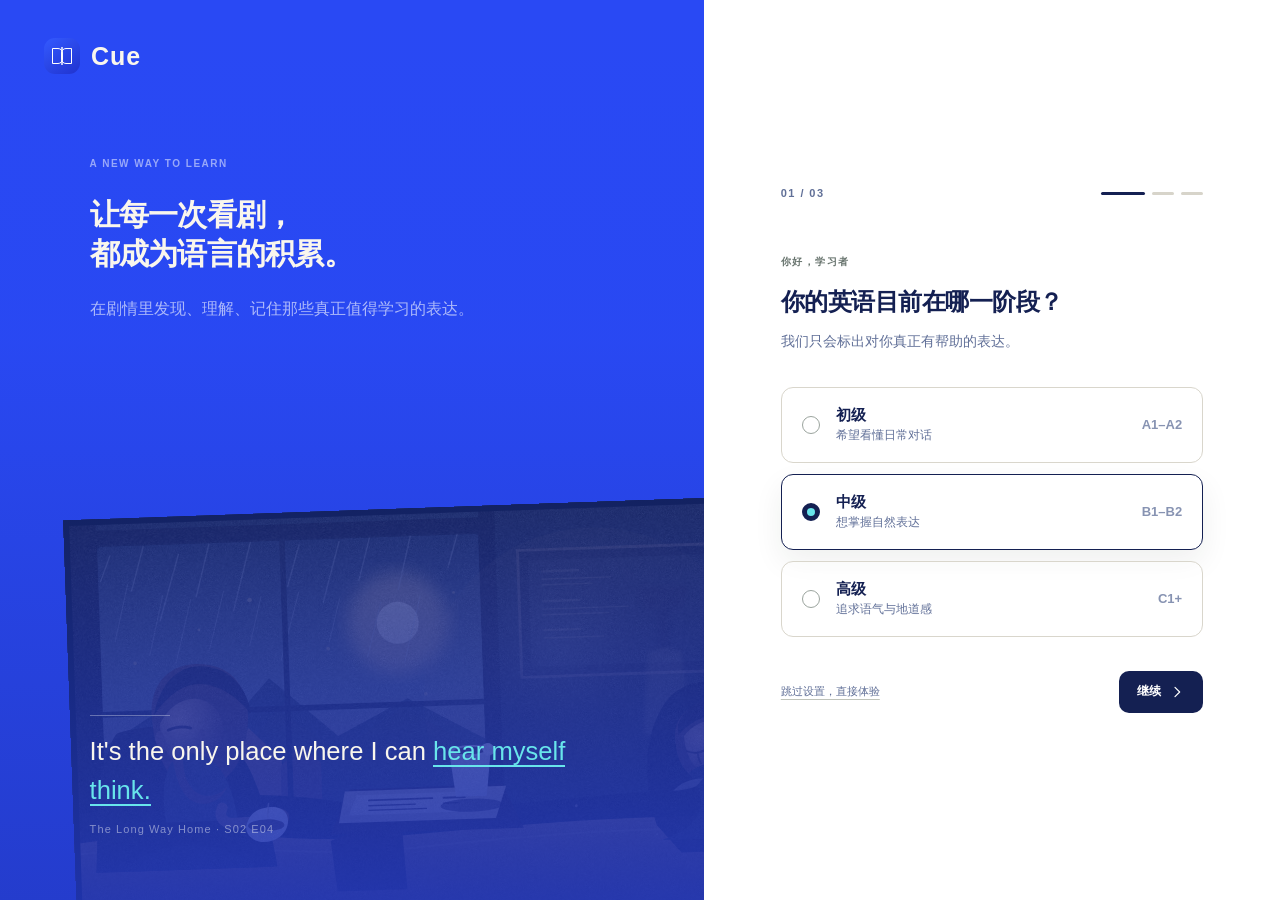
<file: index.html>
<!doctype html>
<html lang="zh-CN">
<head>
  <meta charset="UTF-8">
  <meta name="viewport" content="width=device-width, initial-scale=1.0">
  <meta name="theme-color" content="#eaf7ff">
  <meta name="description" content="Cue——把影视观影变成可持续语言积累。">
  <title>Cue · 在剧情里学会表达</title>
  <link rel="manifest" href="manifest.webmanifest">
  <link rel="icon" href="assets/icon.svg" type="image/svg+xml">
  <link rel="stylesheet" href="styles.css">
</head>
<body>
  <svg class="svg-defs" aria-hidden="true">
    <symbol id="i-play" viewBox="0 0 24 24"><path d="m8 5 11 7-11 7z"/></symbol>
    <symbol id="i-pause" viewBox="0 0 24 24"><path d="M7 5h4v14H7zm6 0h4v14h-4z"/></symbol>
    <symbol id="i-back10" viewBox="0 0 24 24"><path d="M11 5a7 7 0 1 1-6.7 9h2.1A5 5 0 1 0 11 7c-1.4 0-2.7.6-3.7 1.6L10 11H3V4l2.5 2.5A8.9 8.9 0 0 1 11 5Z"/><path d="M7.1 14.2v-4l-1.2.7V9.7l2.2-1.2h1.1v5.7z"/></symbol>
    <symbol id="i-forward10" viewBox="0 0 24 24"><path d="M13 5a7 7 0 1 0 6.7 9h-2.1A5 5 0 1 1 13 7c1.4 0 2.7.6 3.7 1.6L14 11h7V4l-2.5 2.5A8.9 8.9 0 0 0 13 5Z"/><path d="M7.1 14.2v-4l-1.2.7V9.7l2.2-1.2h1.1v5.7z"/></symbol>
    <symbol id="i-volume" viewBox="0 0 24 24"><path d="M4 9v6h4l5 4V5L8 9H4Zm12.5-.7a5 5 0 0 1 0 7.4M19 5.8a8.5 8.5 0 0 1 0 12.4"/></symbol>
    <symbol id="i-muted" viewBox="0 0 24 24"><path d="M4 9v6h4l5 4V5L8 9H4Zm12-1 5 8m0-8-5 8"/></symbol>
    <symbol id="i-captions" viewBox="0 0 24 24"><rect x="3" y="5" width="18" height="14" rx="3"/><path d="M10 10a2 2 0 1 0 0 4m8-4a2 2 0 1 0 0 4"/></symbol>
    <symbol id="i-settings" viewBox="0 0 24 24"><circle cx="12" cy="12" r="3"/><path d="M19.4 15a1.7 1.7 0 0 0 .3 1.9l.1.1-2.8 2.8-.1-.1a1.7 1.7 0 0 0-1.9-.3 1.7 1.7 0 0 0-1 1.6v.2h-4V21a1.7 1.7 0 0 0-1-1.6 1.7 1.7 0 0 0-1.9.3l-.1.1L4.2 17l.1-.1a1.7 1.7 0 0 0 .3-1.9A1.7 1.7 0 0 0 3 14H2.8v-4H3a1.7 1.7 0 0 0 1.6-1 1.7 1.7 0 0 0-.3-1.9L4.2 7 7 4.2l.1.1A1.7 1.7 0 0 0 9 4.6a1.7 1.7 0 0 0 1-1.6v-.2h4V3a1.7 1.7 0 0 0 1 1.6 1.7 1.7 0 0 0 1.9-.3l.1-.1L19.8 7l-.1.1a1.7 1.7 0 0 0-.3 1.9 1.7 1.7 0 0 0 1.6 1h.2v4H21a1.7 1.7 0 0 0-1.6 1Z"/></symbol>
    <symbol id="i-bookmark" viewBox="0 0 24 24"><path d="M6 4.8c0-1 .8-1.8 1.8-1.8h8.4c1 0 1.8.8 1.8 1.8V21l-6-4-6 4V4.8Z"/></symbol>
    <symbol id="i-book" viewBox="0 0 24 24"><path d="M4 4.5A2.5 2.5 0 0 1 6.5 2H11v17H6.5A2.5 2.5 0 0 0 4 21.5v-17ZM20 4.5A2.5 2.5 0 0 0 17.5 2H13v17h4.5a2.5 2.5 0 0 1 2.5 2.5v-17Z"/></symbol>
    <symbol id="i-cards" viewBox="0 0 24 24"><rect x="5" y="5" width="14" height="15" rx="2"/><path d="M8 5V3h11v13h-2M9 10h6m-6 4h4"/></symbol>
    <symbol id="i-chart" viewBox="0 0 24 24"><path d="M4 20V10m6 10V4m6 16v-7m4 7H2"/></symbol>
    <symbol id="i-search" viewBox="0 0 24 24"><circle cx="10.5" cy="10.5" r="6.5"/><path d="m16 16 4.5 4.5"/></symbol>
    <symbol id="i-close" viewBox="0 0 24 24"><path d="m5 5 14 14M19 5 5 19"/></symbol>
    <symbol id="i-sound" viewBox="0 0 24 24"><path d="M5 9v6h4l5 4V5L9 9H5Z"/><path d="M17 9.5a4 4 0 0 1 0 5"/></symbol>
    <symbol id="i-plus" viewBox="0 0 24 24"><path d="M12 5v14M5 12h14"/></symbol>
    <symbol id="i-chevron" viewBox="0 0 24 24"><path d="m9 5 7 7-7 7"/></symbol>
    <symbol id="i-check" viewBox="0 0 24 24"><path d="m5 12 4 4L19 6"/></symbol>
    <symbol id="i-spark" viewBox="0 0 24 24"><path d="m12 2 1.7 6.3L20 10l-6.3 1.7L12 18l-1.7-6.3L4 10l6.3-1.7L12 2Zm7 14 .8 3.2L23 20l-3.2.8L19 24l-.8-3.2L15 20l3.2-.8L19 16Z"/></symbol>
    <symbol id="i-trash" viewBox="0 0 24 24"><path d="M4 7h16M9 7V4h6v3m-9 0 1 14h10l1-14M10 11v6m4-6v6"/></symbol>
    <symbol id="i-edit" viewBox="0 0 24 24"><path d="m4 20 4.2-1 10.6-10.6a2.1 2.1 0 0 0-3-3L5.2 16 4 20Zm10.3-13 3 3"/></symbol>
    <symbol id="i-download" viewBox="0 0 24 24"><path d="M12 3v12m-5-5 5 5 5-5M4 20h16"/></symbol>
    <symbol id="i-external" viewBox="0 0 24 24"><path d="M14 4h6v6m0-6-9 9M19 13v6H5V5h6"/></symbol>
    <symbol id="i-shield" viewBox="0 0 24 24"><path d="M12 3 4.5 6v6c0 5 3.2 8.2 7.5 9 4.3-.8 7.5-4 7.5-9V6L12 3Zm-3 9 2 2 4-4"/></symbol>
    <symbol id="i-menu" viewBox="0 0 24 24"><path d="M4 7h16M4 12h16M4 17h16"/></symbol>
    <symbol id="i-sun" viewBox="0 0 24 24"><circle cx="12" cy="12" r="4"/><path d="M12 2v2m0 16v2M4.9 4.9l1.4 1.4m11.4 11.4 1.4 1.4M2 12h2m16 0h2M4.9 19.1l1.4-1.4m11.4-11.4 1.4-1.4"/></symbol>
  </svg>

  <div class="ambient-grid" aria-hidden="true"></div>

  <div id="onboarding" class="onboarding" role="dialog" aria-modal="true" aria-labelledby="onboarding-title">
    <div class="onboarding-visual">
      <div class="onboarding-brand">
        <span class="brand-mark"><span></span><span></span></span>
        <span>Cue</span>
      </div>
      <div class="onboarding-quote">
        <span class="eyebrow light">A NEW WAY TO LEARN</span>
        <h1 id="onboarding-title">让每一次看剧，<br>都成为语言的积累。</h1>
        <p>在剧情里发现、理解、记住那些真正值得学习的表达。</p>
      </div>
      <div class="mini-caption">
        <span class="line"></span>
        <p>It's the only place where I can <mark>hear myself think.</mark></p>
        <span>The Long Way Home · S02 E04</span>
      </div>
      <div class="onboarding-scene-wrap">
        <img src="assets/scene.svg" alt="">
      </div>
    </div>
    <div class="onboarding-form">
      <div class="onboarding-progress">
        <span id="onboardingStepLabel">01 / 03</span>
        <div class="progress-dots" aria-hidden="true">
          <span class="active"></span><span></span><span></span>
        </div>
      </div>
      <form id="onboardingForm">
        <section class="onboarding-step active" data-step="1">
          <span class="eyebrow">你好，学习者</span>
          <h2>你的英语目前在哪一阶段？</h2>
          <p class="muted">我们只会标出对你真正有帮助的表达。</p>
          <div class="level-options">
            <label class="level-card">
              <input type="radio" name="level" value="beginner">
              <span class="level-radio"></span>
              <span><strong>初级</strong><small>希望看懂日常对话</small></span>
              <b>A1–A2</b>
            </label>
            <label class="level-card selected">
              <input type="radio" name="level" value="intermediate" checked>
              <span class="level-radio"></span>
              <span><strong>中级</strong><small>想掌握自然表达</small></span>
              <b>B1–B2</b>
            </label>
            <label class="level-card">
              <input type="radio" name="level" value="advanced">
              <span class="level-radio"></span>
              <span><strong>高级</strong><small>追求语气与地道感</small></span>
              <b>C1+</b>
            </label>
          </div>
        </section>

        <section class="onboarding-step" data-step="2">
          <span class="eyebrow">学习目标</span>
          <h2>现在最想提升什么？</h2>
          <p class="muted">这会决定我们优先标注口语、考试词汇还是语用细节。</p>
          <div class="goal-grid">
            <label class="goal-card selected">
              <input type="radio" name="goal" value="listening" checked>
              <span class="goal-icon">耳</span>
              <span><strong>影视听力</strong><small>听懂真实语速与连读</small></span>
              <span class="goal-check"><svg><use href="#i-check"/></svg></span>
            </label>
            <label class="goal-card">
              <input type="radio" name="goal" value="speaking">
              <span class="goal-icon">口</span>
              <span><strong>口语表达</strong><small>积累自然的日常说法</small></span>
              <span class="goal-check"><svg><use href="#i-check"/></svg></span>
            </label>
            <label class="goal-card">
              <input type="radio" name="goal" value="exam">
              <span class="goal-icon">考</span>
              <span><strong>考试备考</strong><small>兼顾高频词与搭配</small></span>
              <span class="goal-check"><svg><use href="#i-check"/></svg></span>
            </label>
            <label class="goal-card">
              <input type="radio" name="goal" value="interest">
              <span class="goal-icon">趣</span>
              <span><strong>兴趣积累</strong><small>只为喜欢的表达停留</small></span>
              <span class="goal-check"><svg><use href="#i-check"/></svg></span>
            </label>
          </div>
        </section>

        <section class="onboarding-step" data-step="3">
          <span class="eyebrow">最后一步</span>
          <h2>把画面留给你，<br>让学习轻一点。</h2>
          <p class="muted">这些设置 afterward 也可以随时修改。</p>
          <div class="preference-list">
            <label class="preference-row">
              <span><strong>显示中文翻译</strong><small>帮助快速确认语境</small></span>
              <input class="switch" id="onboardingTranslation" type="checkbox" checked>
            </label>
            <label class="preference-row">
              <span><strong>显示音标</strong><small>在词汇卡片中显示 IPA</small></span>
              <input class="switch" id="onboardingPhonetics" type="checkbox" checked>
            </label>
            <div class="preference-row">
              <span><strong>标注密度</strong><small>每句保留多少学习线索</small></span>
              <div class="density-inline" id="onboardingDensity">
                <button type="button" data-density="low">少</button>
                <button type="button" class="active" data-density="medium">适中</button>
                <button type="button" data-density="high">丰富</button>
              </div>
            </div>
          </div>
          <div class="local-note">
            <svg><use href="#i-shield"/></svg>
            <span>当前 MVP 的所有词库与偏好仅保存在你的浏览器本地。</span>
          </div>
        </section>

        <div class="onboarding-actions">
          <button type="button" class="text-button" id="skipOnboarding">跳过设置，直接体验</button>
          <div>
            <button type="button" class="button secondary hidden" id="onboardingBack">上一步</button>
            <button type="button" class="button primary" id="onboardingNext">继续 <svg><use href="#i-chevron"/></svg></button>
          </div>
        </div>
      </form>
    </div>
  </div>

  <div id="appShell" class="app-shell aria-hidden">
    <aside class="sidebar">
      <a class="brand" href="#" data-view-link="watch" aria-label="Cue首页">
        <span class="brand-mark"><span></span><span></span></span>
        <span class="brand-name">Cue</span>
      </a>
      <nav class="main-nav" aria-label="主导航">
        <button class="nav-item active" data-view="watch" aria-current="page">
          <span class="nav-icon"><svg><use href="#i-play"/></svg></span>
          <span>沉浸观看</span>
        </button>
        <button class="nav-item" data-view="library">
          <span class="nav-icon"><svg><use href="#i-book"/></svg></span>
          <span>我的词库</span>
          <b id="libraryNavCount">0</b>
        </button>
        <button class="nav-item" data-view="review">
          <span class="nav-icon"><svg><use href="#i-cards"/></svg></span>
          <span>今日复习</span>
          <i class="nav-dot"></i>
        </button>
        <button class="nav-item" data-view="settings">
          <span class="nav-icon"><svg><use href="#i-settings"/></svg></span>
          <span>学习偏好</span>
        </button>
      </nav>
      <div class="sidebar-bottom">
        <div class="streak-card">
          <span class="streak-flame">7</span>
          <div><strong>连续学习</strong><small>本周已积累 18 个表达</small></div>
        </div>
        <button class="profile-row" data-view="settings">
          <span class="avatar">Y</span>
          <span><strong>下午好，Yuki</strong><small>英语 · 中级</small></span>
          <svg><use href="#i-chevron"/></svg>
        </button>
      </div>
    </aside>

    <main class="main">
      <header class="topbar">
        <button class="mobile-menu" id="mobileMenu" aria-label="打开菜单"><svg><use href="#i-menu"/></svg></button>
        <div class="topbar-title">
          <span class="eyebrow">SUNDAY, OCTOBER 26</span>
          <h1 id="viewTitle">在剧情里，学会真正会用的英语。</h1>
        </div>
        <div class="topbar-actions">
          <div class="daily-goal">
            <span>今日目标</span>
            <strong><span id="todaySavedCount">3</span> / 5</strong>
            <div class="daily-track"><span id="dailyProgress"></span></div>
          </div>
          <button class="icon-button" data-view="library" aria-label="查看词库"><svg><use href="#i-bookmark"/></svg></button>
        </div>
      </header>

      <section id="view-watch" class="view active" aria-labelledby="watchHeading">
        <h2 id="watchHeading" class="sr-only">沉浸观看</h2>
        <div class="watch-intro">
          <div>
            <span class="eyebrow"><i></i> LEARNING SESSION</span>
            <p>《The Long Way Home》· S02 E04</p>
          </div>
          <div class="session-meta">
            <span><svg><use href="#i-captions"/></svg> 已同步字幕</span>
            <span class="divider"></span>
            <span id="currentLevelLabel">中级 · 影视听力</span>
          </div>
        </div>

        <div class="watch-layout">
          <article class="player-card" id="playerCard">
            <div class="player-stage" id="playerStage">
              <img class="scene-image" src="assets/scene.svg" alt="雨夜咖啡馆中，两个人正在交谈">
              <div class="scene-top">
                <span class="demo-badge"><i></i> 演示场景</span>
                <button class="scene-action" id="focusModeButton" aria-label="切换专注模式">
                  <svg><use href="#i-sun"/></svg><span>专注观看</span>
                </button>
              </div>
              <div class="subtitle-wrap" id="subtitleWrap">
                <div class="subtitle-english" id="subtitleEnglish"></div>
                <div class="subtitle-chinese" id="subtitleChinese">你周末还会去那家旧书店闲逛吗？</div>
              </div>
              <div class="player-controls">
                <div class="timeline" id="timeline" role="slider" aria-label="播放进度" aria-valuemin="0" aria-valuemax="96" aria-valuenow="0" tabindex="0">
                  <div class="timeline-buffer"></div>
                  <div class="timeline-played" id="timelinePlayed"></div>
                  <div class="timeline-thumb" id="timelineThumb"></div>
                  <span class="cue-mark" style="left:8.33%"></span>
                  <span class="cue-mark" style="left:16.66%"></span>
                  <span class="cue-mark" style="left:25%"></span>
                  <span class="cue-mark" style="left:33.33%"></span>
                  <span class="cue-mark" style="left:41.66%"></span>
                  <span class="cue-mark" style="left:50%"></span>
                  <span class="cue-mark" style="left:58.33%"></span>
                  <span class="cue-mark" style="left:66.66%"></span>
                  <span class="cue-mark" style="left:75%"></span>
                  <span class="cue-mark" style="left:83.33%"></span>
                  <span class="cue-mark" style="left:91.66%"></span>
                </div>
                <div class="control-row">
                  <div class="control-left">
                    <button id="playButton" class="main-play" aria-label="播放"><svg><use href="#i-play"/></svg></button>
                    <button class="control-button" id="backButton" aria-label="后退 5 秒"><svg><use href="#i-back10"/></svg></button>
                    <button class="control-button" id="forwardButton" aria-label="前进 5 秒"><svg><use href="#i-forward10"/></svg></button>
                    <button class="control-button" id="muteButton" aria-label="静音"><svg><use href="#i-volume"/></svg></button>
                    <span class="time-display"><b id="currentTime">00:00</b> / <span id="durationTime">01:36</span></span>
                  </div>
                  <div class="control-right">
                    <button class="caption-toggle" id="captionToggle" aria-pressed="true"><svg><use href="#i-captions"/></svg> EN</button>
                    <button class="subtitle-save" id="saveSentenceButton" aria-label="收藏当前整句"><svg><use href="#i-bookmark"/></svg><span>收藏本句</span></button>
                  </div>
                </div>
              </div>
            </div>
            <div class="player-footer">
              <div class="episode-progress">
                <span>EPISODE PROGRESS</span>
                <strong id="episodePercentage">0%</strong>
              </div>
              <div class="learning-hint">
                <svg><use href="#i-spark"/></svg>
                <span>点击带标记的表达，查看它在<strong>这一刻</strong>的意思</span>
              </div>
              <button class="keyboard-help" id="keyboardHelp">快捷键</button>
            </div>
          </article>

          <aside class="learning-panel" id="learningPanel" aria-live="polite">
            <div class="panel-head">
              <div>
                <span class="eyebrow">YOUR LEVEL</span>
                <h3 id="panelLevel">中级学习模式</h3>
              </div>
              <button class="icon-button small" id="panelSettings" aria-label="调整标注设置"><svg><use href="#i-settings"/></svg></button>
            </div>
            <div class="level-meter">
              <span></span><span></span><span></span><span class="active"></span><span class="active"></span>
              <small>B1 · 自然表达</small>
            </div>

            <div id="cueInsight" class="panel-content">
              <div class="cue-label">
                <span>本句学习线索</span>
                <b id="cuePointCount">2 个</b>
              </div>
              <div id="cueAnnotationList" class="annotation-list"></div>
              <div class="tip-card">
                <span class="tip-number">01</span>
                <div>
                  <strong>先理解语境，再记单词。</strong>
                  <p id="tipExplanation">“Hang around” 在这里不是悬挂，而是“经常去某处、在那里消磨时间”。</p>
                </div>
              </div>
            </div>

            <div id="dictionaryCard" class="dictionary-card hidden">
              <button class="dictionary-close" id="closeDictionary" aria-label="关闭详情"><svg><use href="#i-close"/></svg></button>
              <div class="dictionary-topline">
                <span class="word-type" id="dictType">短语</span>
                <span class="difficulty-tag" id="dictDifficulty">B2 · 实用表达</span>
              </div>
              <h2 id="dictWord">hang around</h2>
              <div class="pronunciation-row">
                <span id="dictPhonetic">/hæŋ əˈraʊnd/</span>
                <button class="audio-button" id="dictAudio"><svg><use href="#i-sound"/></svg><span>听发音</span></button>
              </div>
              <div class="meaning-block">
                <span class="field-label">在当前语境中</span>
                <p id="dictContextMeaning">在这里指经常去某个地方，没有明确目的，只是在那里消磨时间。</p>
              </div>
              <div class="general-meaning">
                <span class="field-label">常见释义</span>
                <p id="dictGeneralMeaning">闲逛；和某人厮混；在附近逗留</p>
              </div>
              <blockquote class="context-quote">
                <span>原句 · <b id="dictCueTime">00:00</b></span>
                <p id="dictSentence">“You still hang around that old bookshop on Saturdays?”</p>
              </blockquote>
              <div class="usage-row" id="dictUsage">口语 · 朋友闲聊 · 中性</div>
              <div class="panel-actions">
                <button class="button primary full" id="dictSave"><svg><use href="#i-plus"/></svg><span>收藏到词库</span></button>
                <button class="mastered-button" id="dictMastered"><svg><use href="#i-check"/></svg><span>标为已掌握</span></button>
              </div>
            </div>

            <div class="panel-footer">
              <div class="legend-row">
                <span><i class="legend-vocab"></i>重点词汇</span>
                <span><i class="legend-expression"></i>实用表达</span>
              </div>
              <label class="caption-switch">
                <span><strong>中文字幕</strong><small>辅助理解</small></span>
                <input class="switch" id="translationSwitch" type="checkbox" checked>
              </label>
            </div>
          </aside>
        </div>

        <div class="watch-bottom">
          <div class="session-summary">
            <div class="summary-icon"><svg><use href="#i-chart"/></svg></div>
            <div><span>本次学习</span><strong><b id="sessionSaved">0</b> 个表达已收入词库</strong></div>
            <div class="mini-bars" aria-hidden="true"><i></i><i></i><i></i><i></i><i></i></div>
          </div>
          <div class="quote-strip">
            <span class="quote-mark">“</span>
            <p>让每一个值得记住的表达，<br>都留在它出现的语境里。</p>
            <span class="quote-source">— Cue笔记</span>
          </div>
          <button class="next-card" data-view="library">
            <span><small>NEXT</small>去词库看看</span>
            <svg><use href="#i-chevron"/></svg>
          </button>
        </div>
      </section>

      <section id="view-library" class="view" aria-labelledby="libraryHeading">
        <div class="page-section-head">
          <div>
            <span class="eyebrow">MY LANGUAGE GARDEN</span>
            <h2 id="libraryHeading">我的词库</h2>
            <p>每个收藏都保留了原句、来源和那一刻的语境。</p>
          </div>
          <div class="page-actions">
            <button class="button secondary" id="exportButton"><svg><use href="#i-download"/></svg>导出数据</button>
            <button class="button primary" id="addExcerptButton"><svg><use href="#i-plus"/></svg>手动摘录</button>
          </div>
        </div>

        <div class="library-stats">
          <div class="stat-card feature">
            <span>全部收藏</span>
            <strong id="totalSaved">0</strong>
            <small>本周新增 <b id="weeklyAdded">0</b></small>
            <i class="stat-orbit"></i>
          </div>
          <div class="stat-card"><span>单词</span><strong id="wordSaved">0</strong><small>Vocabulary</small></div>
          <div class="stat-card"><span>表达</span><strong id="expressionSaved">0</strong><small>Expressions</small></div>
          <div class="stat-card"><span>已掌握</span><strong id="masteredSaved">0</strong><small>Keep growing</small></div>
        </div>

        <div class="library-toolbar">
          <div class="library-tabs" role="tablist">
            <button class="active" data-filter="all">全部</button>
            <button data-filter="word">单词</button>
            <button data-filter="expression">表达</button>
            <button data-filter="sentence">整句</button>
            <button data-filter="mastered">已掌握</button>
          </div>
          <div class="toolbar-right">
            <label class="search-field">
              <svg><use href="#i-search"/></svg>
              <input id="librarySearch" type="search" placeholder="搜索原文、释义或标签" aria-label="搜索词库">
            </label>
            <select id="sourceFilter" class="source-filter" aria-label="按来源筛选">
              <option value="all">全部来源</option>
              <option value="The Long Way Home">The Long Way Home</option>
              <option value="Modern Love">Modern Love</option>
              <option value="个人摘录">个人摘录</option>
            </select>
            <select id="sortFilter" class="source-filter" aria-label="排序">
              <option value="newest">最近收藏</option>
              <option value="oldest">最早收藏</option>
              <option value="alpha">按字母</option>
            </select>
          </div>
        </div>

        <div id="libraryGrid" class="library-grid"></div>
        <div id="libraryEmpty" class="empty-state hidden">
          <span class="empty-icon">Aa</span>
          <h3>这里还在等你的第一句</h3>
          <p>回到观看页面，点击字幕里的表达试试看。</p>
          <button class="button primary" data-view="watch">去观看</button>
        </div>
      </section>

      <section id="view-review" class="view" aria-labelledby="reviewHeading">
        <div class="page-section-head">
          <div>
            <span class="eyebrow">A LITTLE REVIEW</span>
            <h2 id="reviewHeading">今日复习</h2>
            <p>不追求背完，只把见过的表达再想起一次。</p>
          </div>
          <div class="review-streak"><span>今日连续</span><strong id="reviewStreak">7</strong><small>天</small></div>
        </div>

        <div class="review-layout">
          <div class="review-main">
            <div class="review-progress-row">
              <span>今日进度</span>
              <div class="review-progress"><i id="reviewProgressBar"></i></div>
              <b id="reviewProgressText">0 / 0</b>
            </div>
            <article class="flashcard" id="flashcard">
              <div class="flashcard-top">
                <span class="type-pill" id="reviewType">实用表达</span>
                <span class="source-label" id="reviewSource">The Long Way Home</span>
              </div>
              <div class="flashcard-content">
                <span class="eyebrow">你还记得它的意思吗？</span>
                <h2 id="reviewWord">pull yourself together</h2>
                <button class="audio-button" id="reviewAudio"><svg><use href="#i-sound"/></svg>听发音</button>
                <div class="review-context" id="reviewContext">“Look, I know the deadline has been rough. But you need to pull yourself together.”</div>
                <div id="reviewAnswer" class="review-answer hidden">
                  <span class="field-label">释义</span>
                  <p id="reviewMeaning">振作起来；控制住情绪</p>
                  <blockquote id="reviewExplanation">在朋友低落时使用，语气直接但带着关心。</blockquote>
                </div>
              </div>
              <div class="flashcard-actions" id="reviewActions">
                <button class="button secondary large" id="revealButton">显示答案</button>
              </div>
              <div class="flashcard-actions hidden" id="reviewRating">
                <button class="button secondary large" id="stillLearning">还不熟</button>
                <button class="button primary large" id="knowIt">记住了 <svg><use href="#i-check"/></svg></button>
              </div>
              <div class="flashcard-decoration" aria-hidden="true">Aa</div>
            </article>
            <div id="reviewDone" class="review-done hidden">
              <span class="done-seal"><svg><use href="#i-check"/></svg></span>
              <span class="eyebrow">TODAY'S REVIEW COMPLETE</span>
              <h3>今天的表达，都又见过一次。</h3>
              <p>记忆不靠一次用力，而靠下次重逢。</p>
              <button class="button primary" data-view="watch">继续观看</button>
            </div>
          </div>
          <aside class="review-aside">
            <span class="eyebrow">HOW IT WORKS</span>
            <h3>复习，不需要很正式。</h3>
            <p>先看原句，尝试回忆语境中的含义；想不起来也没关系，答案就在下一步。</p>
            <div class="review-step-list">
              <div><span>01</span><p><strong>读原句</strong>回忆它出现的场景</p></div>
              <div><span>02</span><p><strong>看释义</strong>对照语境重新理解</p></div>
              <div><span>03</span><p><strong>凭感觉</strong>决定下次是否再见</p></div>
            </div>
            <div class="review-quote">
              “The limits of my language mean the limits of my world.”
              <span>— Ludwig Wittgenstein</span>
            </div>
          </aside>
        </div>
      </section>

      <section id="view-settings" class="view" aria-labelledby="settingsHeading">
        <div class="page-section-head">
          <div>
            <span class="eyebrow">MAKE IT YOURS</span>
            <h2 id="settingsHeading">学习偏好</h2>
            <p>同一段剧情，不同水平的人应该看到不同的学习重点。</p>
          </div>
          <button class="button primary" id="saveSettingsButton"><svg><use href="#i-check"/></svg>保存设置</button>
        </div>
        <div class="settings-layout">
          <div class="settings-main">
            <section class="settings-card">
              <div class="settings-card-head"><div><span>LEVEL</span><h3>我的语言水平</h3></div><p>影响标注难度</p></div>
              <div class="settings-segment level-segment" id="settingsLevel">
                <button data-value="beginner"><strong>初级</strong><small>A1–A2</small></button>
                <button data-value="intermediate" class="active"><strong>中级</strong><small>B1–B2</small></button>
                <button data-value="advanced"><strong>高级</strong><small>C1+</small></button>
              </div>
            </section>
            <section class="settings-card">
              <div class="settings-card-head"><div><span>GOAL</span><h3>当前学习目标</h3></div><p>影响推荐侧重</p></div>
              <div class="settings-goals" id="settingsGoal">
                <button data-value="listening" class="active"><span>耳</span><strong>影视听力</strong></button>
                <button data-value="speaking"><span>口</span><strong>口语表达</strong></button>
                <button data-value="exam"><span>考</span><strong>考试备考</strong></button>
                <button data-value="interest"><span>趣</span><strong>兴趣积累</strong></button>
              </div>
            </section>
            <section class="settings-card">
              <div class="settings-card-head"><div><span>DENSITY</span><h3>标注密度</h3></div><p>少而准，还是更丰富</p></div>
              <div class="density-options" id="settingsDensity">
                <button data-value="low"><span class="density-visual low"><i></i><i></i></span><strong>精简</strong><small>每句 0–1 个学习点</small></button>
                <button data-value="medium" class="active"><span class="density-visual medium"><i></i><i></i><i></i></span><strong>适中</strong><small>每句 1–2 个学习点</small></button>
                <button data-value="high"><span class="density-visual high"><i></i><i></i><i></i><i></i></span><strong>丰富</strong><small>尽量不错过表达</small></button>
              </div>
            </section>
            <section class="settings-card">
              <div class="settings-card-head"><div><span>DISPLAY</span><h3>观看显示</h3></div><p>保持画面干净</p></div>
              <label class="preference-row"><span><strong>中文翻译字幕</strong><small>显示当前句子的中文翻译</small></span><input class="switch" id="settingsTranslation" type="checkbox" checked></label>
              <label class="preference-row"><span><strong>音标</strong><small>在词汇详情中显示 IPA</small></span><input class="switch" id="settingsPhonetics" type="checkbox" checked></label>
              <label class="preference-row"><span><strong>播放时自动同步</strong><small>字幕随播放进度更新</small></span><input class="switch" id="settingsSync" type="checkbox" checked></label>
            </section>
          </div>
          <aside class="settings-aside">
            <div class="personal-card">
              <span class="eyebrow light">PERSONALIZED</span>
              <h3>为你看懂剧情，<br>而不是把词都标满。</h3>
              <div class="preview-subtitle">
                <p>I know the <mark>deadline</mark> has been <u>rough</u>.</p>
                <span>你会看到更少，但更相关的提示。</span>
              </div>
            </div>
            <div class="privacy-card">
              <svg><use href="#i-shield"/></svg>
              <h3>数据只在你的浏览器里</h3>
              <p>当前 MVP 不上传观看记录、收藏或偏好。你可以随时导出为 JSON，或清除本地数据。</p>
            </div>
            <button class="danger-link" id="resetDemoButton"><svg><use href="#i-trash"/></svg>重置演示数据</button>
          </aside>
        </div>
      </section>
    </main>
  </div>

  <dialog id="editDialog" class="modal">
    <form method="dialog" id="editForm">
      <div class="modal-head">
        <div><span class="eyebrow">PERSONAL NOTE</span><h2>整理这条表达</h2></div>
        <button type="button" class="icon-button" id="closeEditDialog" aria-label="关闭"><svg><use href="#i-close"/></svg></button>
      </div>
      <input type="hidden" id="editItemId">
      <label class="form-field">
        <span>我的笔记</span>
        <textarea id="editNote" rows="4" placeholder="例如：适合在朋友低落时使用，语气比 console 更直接。"></textarea>
      </label>
      <label class="form-field">
        <span>标签 <small>用逗号分隔</small></span>
        <input id="editTags" type="text" placeholder="朋友, 安慰, 口语">
      </label>
      <div class="modal-actions">
        <button type="button" class="button secondary" id="cancelEdit">取消</button>
        <button type="submit" class="button primary">保存整理</button>
      </div>
    </form>
  </dialog>

  <dialog id="excerptDialog" class="modal excerpt-modal">
    <form method="dialog" id="excerptForm">
      <div class="modal-head">
        <div><span class="eyebrow">NEW EXCERPT</span><h2>手动摘录一句</h2></div>
        <button type="button" class="icon-button" id="closeExcerptDialog" aria-label="关闭"><svg><use href="#i-close"/></svg></button>
      </div>
      <label class="form-field">
        <span>原文</span>
        <textarea id="excerptOriginal" rows="3" required placeholder="A line worth remembering..."></textarea>
      </label>
      <label class="form-field">
        <span>释义</span>
        <textarea id="excerptMeaning" rows="2" required placeholder="这句话的意思"></textarea>
      </label>
      <label class="form-field">
        <span>来源</span>
        <input id="excerptSource" type="text" value="个人摘录">
      </label>
      <label class="form-field">
        <span>标签 <small>用逗号分隔</small></span>
        <input id="excerptTags" type="text" placeholder="旅行, 电影, 日常">
      </label>
      <div class="modal-actions">
        <button type="button" class="button secondary" id="cancelExcerpt">取消</button>
        <button type="submit" class="button primary">加入词库</button>
      </div>
    </form>
  </dialog>

  <div id="shortcutPopover" class="shortcut-popover hidden">
    <div><kbd>Space</kbd><span>播放 / 暂停</span></div>
    <div><kbd>←</kbd><span>后退 5 秒</span></div>
    <div><kbd>→</kbd><span>前进 5 秒</span></div>
    <div><kbd>C</kbd><span>显示 / 隐藏字幕</span></div>
    <div><kbd>Esc</kbd><span>关闭详情卡片</span></div>
  </div>

  <div id="toast" class="toast" role="status" aria-live="polite">
    <span class="toast-icon"><svg><use href="#i-check"/></svg></span>
    <span id="toastMessage">已收藏到词库</span>
  </div>

  <script src="app.js"></script>
</body>
</html>
</file>
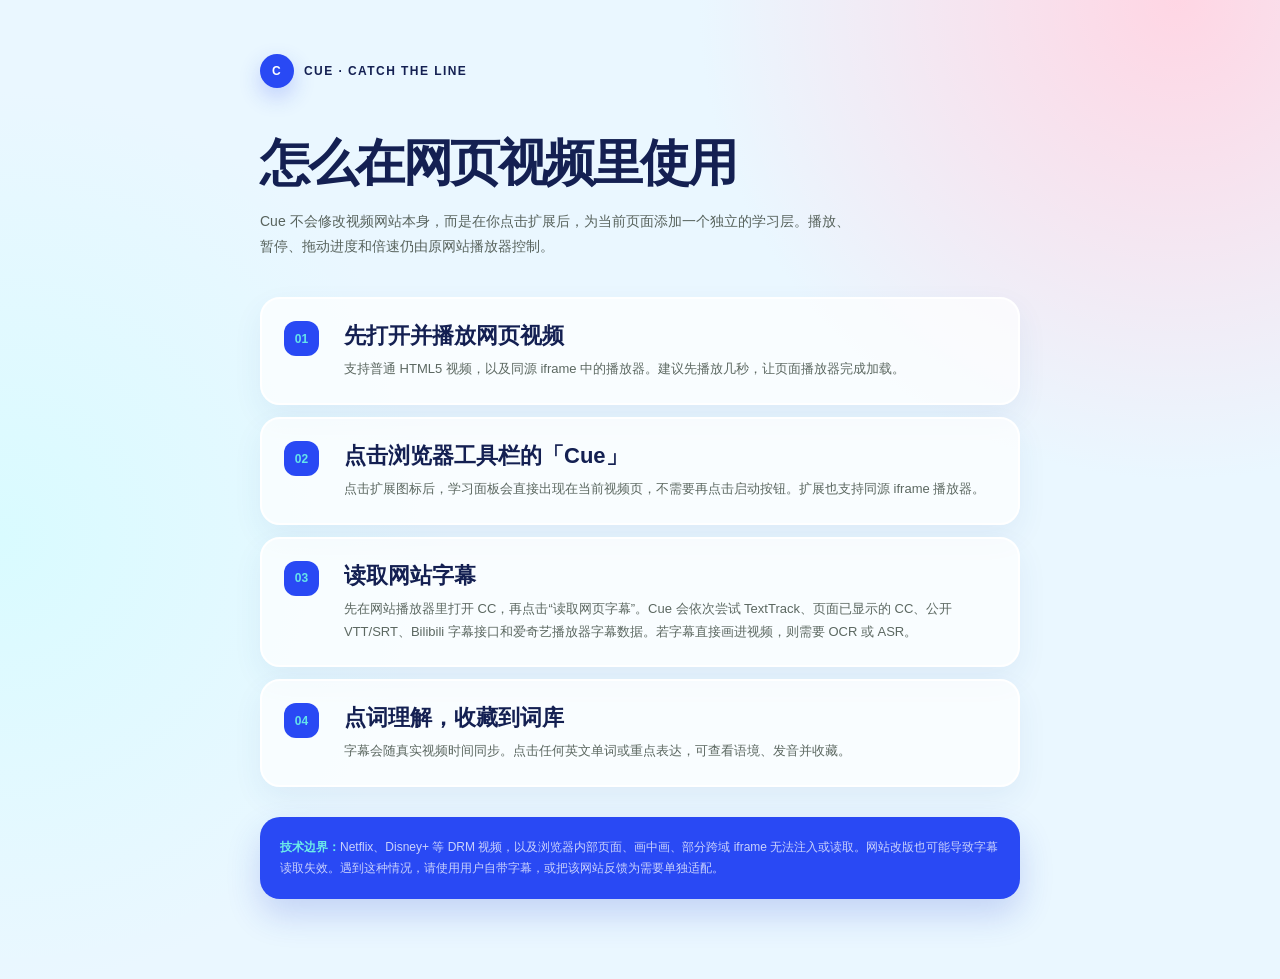
<file: extension/HELP.html>
<!doctype html>
<html lang="zh-CN">
<head>
  <meta charset="UTF-8">
  <meta name="viewport" content="width=device-width, initial-scale=1.0">
  <title>Cue · 使用说明</title>
  <style>
    body{margin:0;background:radial-gradient(circle at 92% 0,#ffd6e4,transparent 30rem),radial-gradient(circle at 0 55%,#d9fbff,transparent 28rem),#eaf7ff;color:#142052;font-family:"Segoe UI","PingFang SC","Microsoft YaHei",sans-serif}
    main{max-width:760px;margin:0 auto;padding:54px 28px 80px}
    .brand{display:flex;align-items:center;gap:10px;font-size:12px;font-weight:700;letter-spacing:.12em}
    .logo{width:34px;height:34px;border-radius:50%;background:#2949f4;display:grid;place-items:center;font-family:sans-serif;font-weight:800;color:#fff;box-shadow:0 9px 22px rgba(41,73,244,.24)}
    h1{margin:42px 0 12px;font-family:"Aptos Display","Segoe UI","PingFang SC",sans-serif;font-size:50px;font-weight:650;letter-spacing:-.05em}
    .intro{max-width:600px;color:#58635d;line-height:1.8;font-size:14px}
    .step{display:grid;grid-template-columns:42px 1fr;gap:18px;margin-bottom:12px;padding:22px;border:2px solid #fff;border-radius:20px;background:rgba(255,255,255,.72);box-shadow:0 12px 30px rgba(45,80,153,.07)}
    .step:first-of-type{margin-top:38px}
    .num{width:35px;height:35px;border-radius:12px;background:#2949f4;color:#64e4ea;display:grid;place-items:center;font-family:sans-serif;font-size:12px;font-weight:800}
    h2{margin:0 0 7px;font-family:"Aptos Display","Segoe UI","PingFang SC",sans-serif;font-size:22px;font-weight:700}
    p{margin:0;color:#5c6861;font-size:13px;line-height:1.75}
    code{background:#e4e0d5;padding:2px 5px;border-radius:4px}
    .notice{margin-top:30px;padding:20px;border-radius:20px;background:#2949f4;color:rgba(255,255,255,.75);font-size:12px;line-height:1.75;box-shadow:0 16px 34px rgba(42,69,211,.2)}
    .notice strong{color:#6cece8}
  </style>
</head>
<body>
  <main>
    <div class="brand"><span class="logo">C</span> CUE · CATCH THE LINE</div>
    <h1>怎么在网页视频里使用</h1>
    <p class="intro">Cue 不会修改视频网站本身，而是在你点击扩展后，为当前页面添加一个独立的学习层。播放、暂停、拖动进度和倍速仍由原网站播放器控制。</p>

    <section class="step"><span class="num">01</span><div><h2>先打开并播放网页视频</h2><p>支持普通 HTML5 视频，以及同源 iframe 中的播放器。建议先播放几秒，让页面播放器完成加载。</p></div></section>
    <section class="step"><span class="num">02</span><div><h2>点击浏览器工具栏的「Cue」</h2><p>点击扩展图标后，学习面板会直接出现在当前视频页，不需要再点击启动按钮。扩展也支持同源 iframe 播放器。</p></div></section>
    <section class="step"><span class="num">03</span><div><h2>读取网站字幕</h2><p>先在网站播放器里打开 CC，再点击“读取网页字幕”。Cue 会依次尝试 TextTrack、页面已显示的 CC、公开 VTT/SRT、Bilibili 字幕接口和爱奇艺播放器字幕数据。若字幕直接画进视频，则需要 OCR 或 ASR。</p></div></section>
    <section class="step"><span class="num">04</span><div><h2>点词理解，收藏到词库</h2><p>字幕会随真实视频时间同步。点击任何英文单词或重点表达，可查看语境、发音并收藏。</p></div></section>

    <div class="notice"><strong>技术边界：</strong>Netflix、Disney+ 等 DRM 视频，以及浏览器内部页面、画中画、部分跨域 iframe 无法注入或读取。网站改版也可能导致字幕读取失效。遇到这种情况，请使用用户自带字幕，或把该网站反馈为需要单独适配。</div>
  </main>
</body>
</html>
</file>
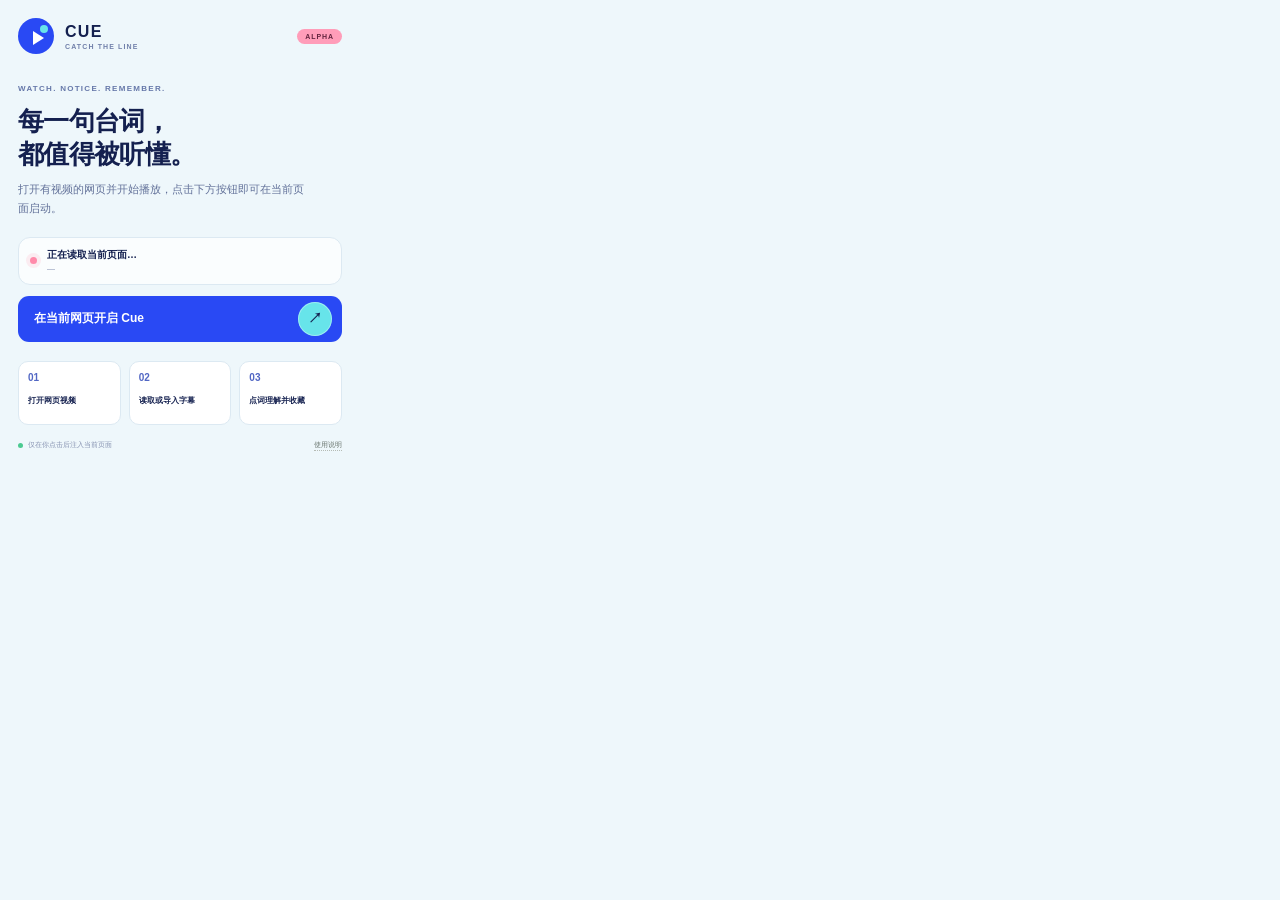
<file: extension/popup.html>
<!doctype html>
<html lang="zh-CN">
<head>
  <meta charset="UTF-8">
  <meta name="viewport" content="width=device-width, initial-scale=1.0">
  <title>Cue</title>
  <link rel="stylesheet" href="popup.css">
</head>
<body>
  <main class="popup">
    <header>
      <span class="brand-mark" aria-hidden="true"><i></i></span>
      <div>
        <strong>CUE</strong>
        <span>CATCH THE LINE</span>
      </div>
      <span class="alpha">ALPHA</span>
    </header>

    <section class="hero">
      <span class="eyebrow">WATCH. NOTICE. REMEMBER.</span>
      <h1>每一句台词，<br>都值得被听懂。</h1>
      <p>打开有视频的网页并开始播放，点击下方按钮即可在当前页面启动。</p>
    </section>

    <div id="pageStatus" class="page-status">
      <span class="status-dot"></span>
      <div>
        <strong id="pageTitle">正在读取当前页面…</strong>
        <small id="pageHost">—</small>
      </div>
    </div>

    <button id="launchButton" class="launch-button">
      <span>在当前网页开启 Cue</span>
      <b>↗</b>
    </button>
    <p id="errorMessage" class="error-message hidden"></p>

    <ol class="quick-steps">
      <li><b>01</b><span>打开网页视频</span></li>
      <li><b>02</b><span>读取或导入字幕</span></li>
      <li><b>03</b><span>点词理解并收藏</span></li>
    </ol>

    <footer>
      <span><i></i>仅在你点击后注入当前页面</span>
      <button id="openHelp" type="button">使用说明</button>
    </footer>
  </main>
  <script src="popup.js"></script>
</body>
</html>
</file>
<file: styles.css>
:root {
  --paper: #eaf7ff;
  --paper-deep: #dbefff;
  --paper-light: #ffffff;
  --ink: #142052;
  --ink-soft: #617098;
  --ink-faint: #8793b2;
  --night: #1d31aa;
  --night-soft: #2949f4;
  --lime: #68e5eb;
  --lime-deep: #35cbd5;
  --mint: #ffc3d7;
  --terracotta: #ff8aaa;
  --amber: #ffd38b;
  --line: rgba(31, 64, 144, 0.12);
  --line-dark: rgba(255, 255, 255, 0.12);
  --shadow: 0 10px 30px rgba(24, 48, 92, 0.08);
  --radius-xl: 20px;
  --radius-lg: 16px;
  --radius-md: 12px;
  --display: "Segoe UI Variable Text", "Segoe UI", "MiSans", "HarmonyOS Sans SC", "PingFang SC", "Microsoft YaHei UI", sans-serif;
  --sans: "Segoe UI Variable Text", "Segoe UI", "MiSans", "HarmonyOS Sans SC", "PingFang SC", "Microsoft YaHei UI", sans-serif;
}

* {
  box-sizing: border-box;
}

html {
  background: var(--paper);
  color: var(--ink);
  font-family: var(--sans);
  scroll-behavior: smooth;
}

body {
  margin: 0;
  min-width: 320px;
  min-height: 100vh;
  background: #f5f9fc;
  -webkit-font-smoothing: antialiased;
}

button,
input,
textarea,
select {
  font: inherit;
}

button {
  color: inherit;
}

button,
label,
select {
  -webkit-tap-highlight-color: transparent;
}

button:focus-visible,
input:focus-visible,
textarea:focus-visible,
select:focus-visible,
[tabindex]:focus-visible {
  outline: 3px solid rgba(81, 124, 95, 0.35);
  outline-offset: 2px;
}

svg {
  display: block;
  width: 20px;
  height: 20px;
}

.svg-defs {
  position: absolute;
  width: 0;
  height: 0;
  overflow: hidden;
}

.svg-defs symbol {
  fill: none;
  stroke: currentColor;
  stroke-width: 1.8;
  stroke-linecap: round;
  stroke-linejoin: round;
}

.svg-defs symbol#i-play path,
.svg-defs symbol#i-pause path {
  fill: currentColor;
  stroke: none;
}

.ambient-grid {
  position: fixed;
  inset: 0;
  pointer-events: none;
  opacity: 0.18;
  background-image:
    linear-gradient(rgba(30, 45, 38, 0.08) 1px, transparent 1px),
    linear-gradient(90deg, rgba(30, 45, 38, 0.08) 1px, transparent 1px);
  background-size: 60px 60px;
  mask-image: radial-gradient(circle at 72% 20%, #000 0, transparent 55%);
}

.hidden {
  display: none !important;
}

.sr-only {
  position: absolute;
  width: 1px;
  height: 1px;
  padding: 0;
  margin: -1px;
  overflow: hidden;
  clip: rect(0, 0, 0, 0);
  white-space: nowrap;
  border: 0;
}

.muted {
  color: var(--ink-soft);
}

.eyebrow {
  display: inline-flex;
  align-items: center;
  gap: 8px;
  color: #67736d;
  font-size: 10px;
  font-weight: 750;
  letter-spacing: 0.15em;
  line-height: 1.3;
  text-transform: uppercase;
}

.eyebrow.light {
  color: rgba(255, 255, 255, 0.52);
}

.brand-mark {
  position: relative;
  display: inline-flex;
  align-items: center;
  justify-content: center;
  width: 36px;
  height: 36px;
  flex: 0 0 36px;
  border-radius: 11px;
  background: linear-gradient(145deg, #345aff, #2033cf);
  overflow: hidden;
}

.brand-mark::before,
.brand-mark::after {
  content: "";
  position: absolute;
  top: 10px;
  bottom: 10px;
  width: 9px;
  border: 1.6px solid #fff;
  background: transparent;
}

.brand-mark::before {
  left: 8px;
  border-radius: 0 5px 5px 0;
}

.brand-mark::after {
  right: 8px;
  border-radius: 5px 0 0 5px;
}

.brand-mark span:first-child {
  position: absolute;
  width: 1.5px;
  height: 18px;
  background: #fff;
  opacity: 0.7;
}

.brand-mark span:last-child {
  display: none;
}

/* Onboarding */
.onboarding {
  position: fixed;
  inset: 0;
  z-index: 100;
  display: grid;
  grid-template-columns: minmax(420px, 1.1fr) minmax(480px, 0.9fr);
  min-height: 100vh;
  background: var(--paper-light);
  overflow: auto;
}

.onboarding-visual {
  position: sticky;
  top: 0;
  min-height: 100vh;
  padding: 38px 44px 42px;
  overflow: hidden;
  color: #f9f6ed;
  background: #2949f4;
}

.onboarding-visual::after {
  content: "";
  position: absolute;
  inset: 0;
  z-index: 1;
  pointer-events: none;
  background: linear-gradient(0deg, rgba(35, 57, 195, 0.8) 0, rgba(35, 57, 195, 0.04) 62%, transparent);
}

.onboarding-brand {
  position: relative;
  z-index: 2;
  display: flex;
  align-items: center;
  gap: 11px;
  font-family: var(--display);
  font-size: 25px;
  font-weight: 700;
  letter-spacing: 0.04em;
}

.onboarding-quote {
  position: absolute;
  z-index: 3;
  top: 17vh;
  left: 7vw;
  max-width: 570px;
}

.onboarding-quote h1 {
  max-width: 690px;
  margin: 24px 0 22px;
  font-family: var(--display);
  font-size: clamp(27px, 2.35vw, 34px);
  font-weight: 600;
  letter-spacing: -0.025em;
  line-height: 1.3;
}

.onboarding-quote p {
  max-width: 430px;
  margin: 0;
  color: rgba(255, 255, 255, 0.62);
  font-size: 16px;
  line-height: 1.8;
}

.onboarding-scene-wrap {
  position: absolute;
  right: -16%;
  bottom: -3%;
  width: 106%;
  transform: rotate(-2deg);
  opacity: 0.78;
  filter: saturate(0.58) contrast(1.04) hue-rotate(8deg);
}

.onboarding-scene-wrap img {
  width: 100%;
  display: block;
}

.mini-caption {
  position: absolute;
  z-index: 3;
  left: 7vw;
  right: 6vw;
  bottom: 7vh;
  max-width: 660px;
}

.mini-caption .line {
  display: block;
  width: 80px;
  height: 1px;
  margin-bottom: 16px;
  background: rgba(255, 255, 255, 0.32);
}

.mini-caption p {
  margin: 0 0 10px;
  font-family: var(--display);
  font-size: clamp(18px, 2vw, 28px);
  line-height: 1.5;
}

.mini-caption mark {
  color: var(--lime);
  background: transparent;
  border-bottom: 2px solid var(--lime);
}

.mini-caption > span {
  color: rgba(255, 255, 255, 0.45);
  font-size: 11px;
  letter-spacing: 0.1em;
}

.onboarding-form {
  display: flex;
  flex-direction: column;
  justify-content: center;
  min-height: 100vh;
  padding: 46px clamp(40px, 6vw, 100px);
  background: #fff;
}

.onboarding-progress {
  display: flex;
  align-items: center;
  justify-content: space-between;
  max-width: 610px;
  margin: 0 auto 52px;
  width: 100%;
  color: var(--ink-soft);
  font-size: 11px;
  font-weight: 700;
  letter-spacing: 0.13em;
}

.progress-dots {
  display: flex;
  gap: 7px;
}

.progress-dots span {
  width: 22px;
  height: 3px;
  border-radius: 99px;
  background: #d7d4ca;
  transition: 300ms ease;
}

.progress-dots span.active {
  width: 44px;
  background: var(--ink);
}

#onboardingForm {
  width: 100%;
  max-width: 610px;
  margin: 0 auto;
}

.onboarding-step {
  display: none;
  animation: stepIn 420ms both;
}

.onboarding-step.active {
  display: block;
}

.onboarding-step h2 {
  margin: 17px 0 12px;
  font-family: var(--display);
  font-size: clamp(22px, 1.9vw, 28px);
  font-weight: 600;
  letter-spacing: -0.02em;
  line-height: 1.32;
}

.onboarding-step > p {
  margin: 0 0 33px;
  font-size: 14px;
  line-height: 1.7;
}

.level-options {
  display: flex;
  flex-direction: column;
  gap: 11px;
}

.level-card {
  display: grid;
  grid-template-columns: 20px 1fr auto;
  align-items: center;
  gap: 14px;
  padding: 18px 20px;
  border: 1px solid #d9d6cc;
  border-radius: var(--radius-md);
  background: rgba(255, 255, 255, 0.4);
  cursor: pointer;
  transition: 180ms ease;
}

.level-card:hover {
  border-color: #b6b9ac;
  transform: translateY(-1px);
}

.level-card.selected {
  border-color: var(--ink);
  background: #fff;
  box-shadow: 0 12px 30px rgba(26, 38, 32, 0.07);
}

.level-card input,
.goal-card input {
  position: absolute;
  opacity: 0;
  pointer-events: none;
}

.level-radio {
  width: 18px;
  height: 18px;
  border: 1.5px solid #9ba49e;
  border-radius: 50%;
}

.level-card.selected .level-radio {
  border: 5px solid var(--ink);
  background: var(--lime);
}

.level-card > span:nth-of-type(2) {
  display: flex;
  flex-direction: column;
  gap: 2px;
}

.level-card strong {
  font-size: 15px;
}

.level-card small {
  color: var(--ink-soft);
  font-size: 12px;
}

.level-card b {
  color: var(--ink-faint);
  font-family: var(--display);
  font-size: 13px;
  font-weight: 600;
}

.goal-grid {
  display: grid;
  grid-template-columns: repeat(2, 1fr);
  gap: 11px;
}

.goal-card {
  position: relative;
  display: grid;
  grid-template-columns: 38px 1fr;
  align-items: center;
  gap: 13px;
  min-height: 96px;
  padding: 17px;
  border: 1px solid #d9d6cc;
  border-radius: var(--radius-md);
  background: rgba(255, 255, 255, 0.42);
  cursor: pointer;
  transition: 180ms ease;
}

.goal-card:hover {
  border-color: #aeb3a8;
  transform: translateY(-1px);
}

.goal-card.selected {
  border-color: var(--ink);
  background: #fff;
  box-shadow: 0 12px 30px rgba(26, 38, 32, 0.06);
}

.goal-icon {
  display: grid;
  width: 38px;
  height: 38px;
  place-items: center;
  border-radius: 11px;
  background: #e9e7df;
  font-family: var(--display);
  font-size: 16px;
}

.goal-card.selected .goal-icon {
  background: var(--lime);
}

.goal-card > span:nth-of-type(2) {
  display: flex;
  flex-direction: column;
  gap: 4px;
}

.goal-card strong {
  font-size: 14px;
}

.goal-card small {
  color: var(--ink-soft);
  font-size: 11px;
  line-height: 1.45;
}

.goal-check {
  position: absolute;
  top: 9px;
  right: 9px;
  display: none;
  width: 19px;
  height: 19px;
  place-items: center;
  border-radius: 50%;
  background: var(--ink);
  color: white;
}

.goal-check svg {
  width: 12px;
  height: 12px;
}

.goal-card.selected .goal-check {
  display: grid;
}

.preference-list {
  border-top: 1px solid var(--line);
}

.preference-row {
  display: flex;
  align-items: center;
  justify-content: space-between;
  gap: 20px;
  min-height: 73px;
  padding: 13px 0;
  border-bottom: 1px solid var(--line);
}

.preference-row > span:first-child {
  display: flex;
  flex-direction: column;
  gap: 3px;
}

.preference-row strong {
  font-size: 14px;
  font-weight: 650;
}

.preference-row small {
  color: var(--ink-soft);
  font-size: 11px;
}

.switch {
  appearance: none;
  position: relative;
  width: 43px;
  height: 24px;
  flex: 0 0 43px;
  border: 0;
  border-radius: 99px;
  background: #cdcec6;
  cursor: pointer;
  transition: 180ms ease;
}

.switch::after {
  content: "";
  position: absolute;
  top: 3px;
  left: 3px;
  width: 18px;
  height: 18px;
  border-radius: 50%;
  background: white;
  box-shadow: 0 1px 4px rgba(0, 0, 0, 0.2);
  transition: 180ms ease;
}

.switch:checked {
  background: var(--ink);
}

.switch:checked::after {
  transform: translateX(19px);
}

.density-inline {
  display: flex;
  padding: 3px;
  border-radius: 99px;
  background: #e6e3da;
}

.density-inline button {
  min-width: 46px;
  height: 28px;
  padding: 0 10px;
  border: 0;
  border-radius: 99px;
  background: transparent;
  color: var(--ink-soft);
  font-size: 11px;
  cursor: pointer;
}

.density-inline button.active {
  background: white;
  color: var(--ink);
  box-shadow: 0 2px 8px rgba(20, 31, 27, 0.1);
}

.local-note {
  display: flex;
  gap: 10px;
  align-items: center;
  margin-top: 24px;
  padding: 13px 15px;
  border-radius: 11px;
  background: rgba(153, 222, 199, 0.14);
  color: #50605a;
  font-size: 11px;
  line-height: 1.55;
}

.local-note svg {
  width: 17px;
  height: 17px;
  flex: 0 0 17px;
}

.onboarding-actions {
  display: flex;
  align-items: center;
  justify-content: space-between;
  gap: 15px;
  margin-top: 34px;
}

.onboarding-actions > div {
  display: flex;
  gap: 8px;
}

.text-button {
  padding: 0;
  border: 0;
  background: transparent;
  color: var(--ink-soft);
  font-size: 11px;
  text-decoration: underline;
  text-decoration-color: #bfc3bb;
  text-underline-offset: 4px;
  cursor: pointer;
}

.button {
  display: inline-flex;
  align-items: center;
  justify-content: center;
  gap: 8px;
  min-height: 42px;
  padding: 0 17px;
  border: 1px solid transparent;
  border-radius: 10px;
  font-size: 12px;
  font-weight: 650;
  cursor: pointer;
  transition: 180ms ease;
}

.button:hover {
  transform: translateY(-1px);
}

.button svg {
  width: 16px;
  height: 16px;
}

.button.primary {
  background: var(--ink);
  color: white;
}

.button.primary:hover {
  background: #263a32;
}

.button.secondary {
  border-color: var(--line);
  background: rgba(255, 255, 255, 0.52);
  color: var(--ink);
}

.button.secondary:hover {
  background: white;
}

.button.large {
  min-height: 49px;
  padding: 0 28px;
  border-radius: 12px;
  font-size: 13px;
}

.button.full {
  width: 100%;
}

@keyframes stepIn {
  from { opacity: 0; transform: translateY(12px); }
  to { opacity: 1; transform: translateY(0); }
}

/* App */
.app-shell {
  display: grid;
  grid-template-columns: 228px minmax(0, 1fr);
  min-height: 100vh;
}

.app-shell[aria-hidden="true"] {
  display: none;
}

.sidebar {
  position: sticky;
  top: 0;
  z-index: 20;
  display: flex;
  flex-direction: column;
  height: 100vh;
  padding: 27px 20px 22px;
  border-right: 1px solid rgba(24, 35, 31, 0.09);
  background: rgba(242, 239, 231, 0.82);
  backdrop-filter: blur(20px);
}

.brand {
  display: flex;
  align-items: center;
  gap: 11px;
  padding: 0 8px;
  color: var(--ink);
  text-decoration: none;
}

.brand-name {
  font-family: var(--display);
  font-size: 24px;
  font-weight: 700;
  letter-spacing: 0.03em;
}

.main-nav {
  display: flex;
  flex-direction: column;
  gap: 5px;
  margin-top: 53px;
}

.nav-item {
  position: relative;
  display: flex;
  align-items: center;
  gap: 12px;
  width: 100%;
  min-height: 47px;
  padding: 0 11px;
  border: 0;
  border-radius: 12px;
  background: transparent;
  color: #69746e;
  font-size: 12px;
  text-align: left;
  cursor: pointer;
}

.nav-item:hover {
  background: rgba(255, 255, 255, 0.45);
  color: var(--ink);
}

.nav-item.active {
  background: var(--ink);
  color: white;
  box-shadow: 0 12px 26px rgba(21, 35, 29, 0.13);
}

.nav-icon {
  display: grid;
  width: 25px;
  height: 25px;
  place-items: center;
}

.nav-icon svg {
  width: 18px;
  height: 18px;
}

.nav-item b {
  margin-left: auto;
  min-width: 21px;
  padding: 2px 5px;
  border-radius: 99px;
  background: rgba(24, 35, 31, 0.08);
  color: var(--ink-soft);
  font-size: 9px;
  font-weight: 700;
  text-align: center;
}

.nav-item.active b {
  background: var(--lime);
  color: var(--ink);
}

.nav-dot {
  width: 5px;
  height: 5px;
  margin-left: auto;
  border-radius: 50%;
  background: var(--terracotta);
}

.nav-item.active .nav-dot {
  background: var(--lime);
}

.sidebar-bottom {
  margin-top: auto;
}

.streak-card {
  display: flex;
  align-items: center;
  gap: 11px;
  padding: 13px;
  border: 1px solid var(--line);
  border-radius: 13px;
  background: rgba(255, 255, 255, 0.36);
}

.streak-flame {
  display: grid;
  width: 35px;
  height: 39px;
  flex: 0 0 35px;
  place-items: center;
  border-radius: 9px 9px 11px 9px;
  background: var(--lime);
  font-family: var(--display);
  font-size: 16px;
  font-weight: 700;
}

.streak-card div {
  display: flex;
  min-width: 0;
  flex-direction: column;
  gap: 2px;
}

.streak-card strong {
  font-size: 10px;
  font-weight: 700;
}

.streak-card small {
  color: var(--ink-soft);
  font-size: 8px;
  white-space: nowrap;
}

.profile-row {
  display: flex;
  align-items: center;
  gap: 10px;
  width: 100%;
  margin-top: 14px;
  padding: 9px 5px;
  border: 0;
  border-radius: 10px;
  background: transparent;
  text-align: left;
  cursor: pointer;
}

.profile-row:hover {
  background: rgba(255, 255, 255, 0.45);
}

.avatar {
  display: grid;
  width: 32px;
  height: 32px;
  flex: 0 0 32px;
  place-items: center;
  border-radius: 50%;
  background: #d9cbb8;
  color: #503e32;
  font-family: var(--display);
  font-size: 14px;
  font-weight: 700;
}

.profile-row > span:nth-child(2) {
  display: flex;
  min-width: 0;
  flex-direction: column;
  gap: 2px;
}

.profile-row strong {
  font-size: 10px;
  overflow: hidden;
  text-overflow: ellipsis;
  white-space: nowrap;
}

.profile-row small {
  color: var(--ink-soft);
  font-size: 8px;
}

.profile-row > svg {
  width: 14px;
  height: 14px;
  margin-left: auto;
  color: var(--ink-faint);
}

.main {
  min-width: 0;
  height: 100vh;
  padding: 0 clamp(22px, 3vw, 48px) 40px;
  overflow-y: auto;
  scrollbar-color: #c7c7bd transparent;
}

.topbar {
  position: relative;
  z-index: 10;
  display: flex;
  align-items: center;
  justify-content: space-between;
  min-height: 104px;
  max-width: 1510px;
  margin: 0 auto;
}

.topbar-title {
  display: flex;
  flex-direction: column;
  gap: 8px;
}

.topbar-title h1 {
  margin: 0;
  font-family: var(--display);
  font-size: clamp(18px, 1.45vw, 23px);
  font-weight: 600;
  letter-spacing: -0.02em;
}

.topbar-actions {
  display: flex;
  align-items: center;
  gap: 23px;
}

.daily-goal {
  display: grid;
  grid-template-columns: auto auto;
  align-items: center;
  column-gap: 15px;
  row-gap: 7px;
}

.daily-goal > span {
  color: var(--ink-soft);
  font-size: 9px;
  letter-spacing: 0.04em;
}

.daily-goal strong {
  color: var(--ink-soft);
  font-size: 9px;
  font-weight: 600;
  text-align: right;
}

.daily-goal strong span {
  color: var(--ink);
  font-size: 14px;
}

.daily-track {
  grid-column: 1 / -1;
  width: 116px;
  height: 3px;
  overflow: hidden;
  border-radius: 99px;
  background: #d6d5cc;
}

.daily-track span {
  display: block;
  width: 60%;
  height: 100%;
  border-radius: inherit;
  background: var(--ink);
}

.icon-button {
  display: grid;
  width: 39px;
  height: 39px;
  flex: 0 0 39px;
  place-items: center;
  border: 1px solid var(--line);
  border-radius: 50%;
  background: rgba(255, 255, 255, 0.45);
  cursor: pointer;
  transition: 180ms ease;
}

.icon-button:hover {
  background: white;
  transform: translateY(-1px);
}

.icon-button svg {
  width: 17px;
  height: 17px;
}

.icon-button.small {
  width: 32px;
  height: 32px;
  flex-basis: 32px;
}

.icon-button.small svg {
  width: 14px;
  height: 14px;
}

.mobile-menu {
  display: none;
}

.view {
  display: none;
  max-width: 1510px;
  margin: 0 auto;
  animation: viewIn 360ms ease both;
}

.view.active {
  display: block;
}

@keyframes viewIn {
  from { opacity: 0; transform: translateY(8px); }
  to { opacity: 1; transform: translateY(0); }
}

/* Watch */
.watch-intro {
  display: flex;
  align-items: flex-end;
  justify-content: space-between;
  gap: 20px;
  margin: 5px 0 14px;
}

.watch-intro > div:first-child {
  display: flex;
  align-items: center;
  gap: 16px;
}

.watch-intro .eyebrow i {
  width: 6px;
  height: 6px;
  border-radius: 50%;
  background: var(--terracotta);
  box-shadow: 0 0 0 4px rgba(200, 120, 82, 0.12);
}

.watch-intro p {
  margin: 0;
  font-family: var(--display);
  font-size: 14px;
  font-weight: 600;
}

.session-meta {
  display: flex;
  align-items: center;
  gap: 11px;
  color: var(--ink-soft);
  font-size: 9px;
}

.session-meta span:not(.divider) {
  display: flex;
  align-items: center;
  gap: 5px;
}

.session-meta svg {
  width: 14px;
  height: 14px;
}

.divider {
  width: 1px;
  height: 12px;
  background: var(--line);
}

.watch-layout {
  display: grid;
  grid-template-columns: minmax(0, 1fr) 328px;
  gap: 16px;
  align-items: stretch;
}

.player-card {
  display: flex;
  min-width: 0;
  flex-direction: column;
  overflow: hidden;
  border-radius: var(--radius-xl);
  background: #0e1a18;
  box-shadow: 0 26px 65px rgba(16, 29, 24, 0.16);
}

.player-stage {
  position: relative;
  min-height: 420px;
  flex: 1 1 auto;
  aspect-ratio: 16 / 9;
  overflow: hidden;
  background: #0d1817;
  isolation: isolate;
}

.scene-image {
  position: absolute;
  inset: 0;
  width: 100%;
  height: 100%;
  object-fit: cover;
  object-position: center;
  filter: saturate(0.82) contrast(1.03) brightness(0.9);
  transform: scale(1.012);
  transition: filter 300ms ease, transform 10s ease;
}

.player-stage::before {
  content: "";
  position: absolute;
  inset: 0;
  z-index: 1;
  pointer-events: none;
  background:
    linear-gradient(180deg, rgba(3, 10, 9, 0.38), transparent 22%),
    linear-gradient(0deg, rgba(4, 11, 10, 0.86) 0%, rgba(4, 11, 10, 0.22) 27%, transparent 48%);
}

.player-stage::after {
  content: "";
  position: absolute;
  inset: 0;
  z-index: 2;
  pointer-events: none;
  opacity: 0.22;
  mix-blend-mode: soft-light;
  background-image: url("data:image/svg+xml,%3Csvg viewBox='0 0 160 160' xmlns='http://www.w3.org/2000/svg'%3E%3Cfilter id='n'%3E%3CfeTurbulence type='fractalNoise' baseFrequency='.75' numOctaves='3' stitchTiles='stitch'/%3E%3C/filter%3E%3Crect width='100%25' height='100%25' filter='url(%23n)' opacity='.8'/%3E%3C/svg%3E");
}

.player-card.is-playing .scene-image {
  transform: scale(1.035);
}

.scene-top {
  position: absolute;
  z-index: 4;
  top: 20px;
  left: 22px;
  right: 22px;
  display: flex;
  align-items: center;
  justify-content: space-between;
}

.demo-badge,
.scene-action {
  display: inline-flex;
  align-items: center;
  gap: 7px;
  height: 29px;
  padding: 0 11px;
  border: 1px solid rgba(255, 255, 255, 0.13);
  border-radius: 99px;
  background: rgba(9, 18, 16, 0.52);
  color: rgba(255, 255, 255, 0.72);
  font-size: 9px;
  backdrop-filter: blur(12px);
}

.demo-badge i {
  width: 5px;
  height: 5px;
  border-radius: 50%;
  background: var(--lime);
  box-shadow: 0 0 0 3px rgba(104, 229, 235, 0.12);
}

.scene-action {
  border: 0;
  cursor: pointer;
}

.scene-action:hover {
  background: rgba(9, 18, 16, 0.78);
  color: white;
}

.scene-action svg {
  width: 14px;
  height: 14px;
}

.subtitle-wrap {
  position: absolute;
  z-index: 4;
  right: 12%;
  bottom: 105px;
  left: 12%;
  text-align: center;
  transition: opacity 180ms ease;
}

.subtitle-wrap.is-hidden {
  opacity: 0;
  pointer-events: none;
}

.subtitle-english {
  display: block;
  text-align: center;
  color: white;
  font-family: "Aptos", "Segoe UI", sans-serif;
  font-size: clamp(18px, 2vw, 27px);
  font-weight: 600;
  letter-spacing: -0.012em;
  line-height: 1.5;
  text-shadow: 0 2px 14px rgba(0, 0, 0, 0.9);
}

.subtitle-chinese {
  margin-top: 7px;
  color: rgba(255, 255, 255, 0.8);
  font-size: clamp(11px, 1vw, 13px);
  line-height: 1.5;
  text-shadow: 0 1px 8px rgba(0, 0, 0, 0.9);
}

.word-token {
  display: inline-block;
  padding: 0 1px;
  border: 0;
  border-radius: 3px;
  background: transparent;
  color: inherit;
  font: inherit;
  line-height: inherit;
  text-shadow: inherit;
  cursor: pointer;
}

.word-token:hover {
  background: rgba(255, 255, 255, 0.12);
}

.word-token.annotated {
  color: var(--lime);
  text-decoration: underline;
  text-decoration-thickness: 2px;
  text-decoration-color: rgba(104, 229, 235, 0.7);
  text-underline-offset: 5px;
}

.word-token.annotated.expression {
  color: #ffd08a;
  text-decoration-color: rgba(255, 208, 138, 0.68);
}

.word-token.annotated.active-word {
  border-radius: 5px;
  background: rgba(104, 229, 235, 0.19);
}

.word-token.annotated.expression.active-word {
  background: rgba(255, 208, 138, 0.18);
}

.punctuation {
  color: inherit;
}

.player-controls {
  position: absolute;
  z-index: 5;
  right: 22px;
  bottom: 14px;
  left: 22px;
}

.timeline {
  position: relative;
  height: 16px;
  margin-bottom: 6px;
  cursor: pointer;
  touch-action: none;
}

.timeline::before {
  content: "";
  position: absolute;
  top: 7px;
  right: 0;
  left: 0;
  height: 2px;
  border-radius: 99px;
  background: rgba(255, 255, 255, 0.24);
}

.timeline-buffer,
.timeline-played {
  position: absolute;
  top: 7px;
  left: 0;
  height: 2px;
  border-radius: 99px;
}

.timeline-buffer {
  width: 42%;
  background: rgba(255, 255, 255, 0.1);
}

.timeline-played {
  width: 0%;
  background: var(--lime);
}

.timeline-thumb {
  position: absolute;
  top: 3px;
  left: 0%;
  width: 10px;
  height: 10px;
  border-radius: 50%;
  background: var(--lime);
  box-shadow: 0 0 0 4px rgba(104, 229, 235, 0.15);
  transform: translateX(-50%);
}

.cue-mark {
  position: absolute;
  top: 6px;
  width: 2px;
  height: 4px;
  border-radius: 2px;
  background: rgba(255, 255, 255, 0.56);
}

.control-row {
  display: flex;
  align-items: center;
  justify-content: space-between;
  gap: 12px;
}

.control-left,
.control-right {
  display: flex;
  align-items: center;
  gap: 9px;
}

.main-play {
  display: grid;
  width: 35px;
  height: 35px;
  place-items: center;
  border: 0;
  border-radius: 50%;
  background: var(--lime);
  color: var(--ink);
  cursor: pointer;
}

.main-play:hover {
  background: #d7fc83;
  transform: scale(1.03);
}

.main-play svg {
  width: 15px;
  height: 15px;
}

.control-button {
  display: grid;
  width: 24px;
  height: 30px;
  padding: 0;
  place-items: center;
  border: 0;
  background: transparent;
  color: rgba(255, 255, 255, 0.7);
  cursor: pointer;
}

.control-button:hover {
  color: white;
}

.control-button svg {
  width: 17px;
  height: 17px;
}

.time-display {
  margin-left: 4px;
  color: rgba(255, 255, 255, 0.46);
  font-size: 9px;
  letter-spacing: 0.03em;
}

.time-display b {
  color: rgba(255, 255, 255, 0.85);
  font-weight: 550;
}

.caption-toggle,
.subtitle-save {
  display: inline-flex;
  align-items: center;
  gap: 6px;
  height: 30px;
  padding: 0 9px;
  border: 1px solid rgba(255, 255, 255, 0.14);
  border-radius: 7px;
  background: rgba(255, 255, 255, 0.03);
  color: rgba(255, 255, 255, 0.65);
  font-size: 8px;
  font-weight: 700;
  cursor: pointer;
}

.caption-toggle:hover,
.subtitle-save:hover {
  border-color: rgba(255, 255, 255, 0.32);
  color: white;
}

.caption-toggle svg,
.subtitle-save svg {
  width: 14px;
  height: 14px;
}

.caption-toggle[aria-pressed="false"] {
  color: rgba(255, 255, 255, 0.35);
  text-decoration: line-through;
}

.subtitle-save.saved {
  border-color: rgba(104, 229, 235, 0.35);
  background: rgba(104, 229, 235, 0.1);
  color: var(--lime);
}

.player-footer {
  display: flex;
  align-items: center;
  gap: 18px;
  min-height: 58px;
  padding: 12px 21px;
  border-top: 1px solid rgba(255, 255, 255, 0.08);
  color: rgba(255, 255, 255, 0.5);
}

.episode-progress {
  display: flex;
  flex-direction: column;
  gap: 2px;
}

.episode-progress span {
  font-size: 7px;
  letter-spacing: 0.15em;
}

.episode-progress strong {
  color: rgba(255, 255, 255, 0.85);
  font-size: 12px;
}

.learning-hint {
  display: flex;
  align-items: center;
  gap: 9px;
  min-width: 0;
  margin-left: auto;
  color: rgba(255, 255, 255, 0.46);
  font-size: 9px;
}

.learning-hint svg {
  width: 14px;
  height: 14px;
  flex: 0 0 14px;
  color: var(--lime);
}

.learning-hint strong {
  color: rgba(255, 255, 255, 0.75);
  font-weight: 550;
}

.keyboard-help {
  flex: 0 0 auto;
  padding: 0;
  border: 0;
  border-bottom: 1px dotted rgba(255, 255, 255, 0.25);
  background: transparent;
  color: rgba(255, 255, 255, 0.38);
  font-size: 8px;
  cursor: pointer;
}

.learning-panel {
  display: flex;
  min-width: 0;
  flex-direction: column;
  padding: 20px;
  border: 1px solid var(--line);
  border-radius: var(--radius-xl);
  background:
    radial-gradient(circle at 85% 3%, rgba(104, 229, 235, 0.18), transparent 10rem),
    rgba(250, 248, 242, 0.88);
}

.panel-head {
  display: flex;
  align-items: flex-start;
  justify-content: space-between;
  gap: 15px;
}

.panel-head h3 {
  margin: 6px 0 0;
  font-family: var(--display);
  font-size: 18px;
  font-weight: 600;
}

.level-meter {
  display: flex;
  align-items: center;
  gap: 4px;
  margin: 12px 0 20px;
}

.level-meter span {
  width: 21px;
  height: 3px;
  border-radius: 99px;
  background: #d5d3c9;
}

.level-meter span.active {
  background: var(--ink);
}

.level-meter small {
  margin-left: auto;
  color: var(--ink-faint);
  font-size: 8px;
}

.panel-content {
  min-height: 0;
}

.cue-label {
  display: flex;
  align-items: center;
  justify-content: space-between;
  margin-bottom: 10px;
  color: var(--ink-soft);
  font-size: 9px;
}

.cue-label b {
  padding: 3px 7px;
  border-radius: 99px;
  background: #e6e9de;
  color: #5d685f;
  font-size: 8px;
  font-weight: 650;
}

.annotation-list {
  display: flex;
  flex-direction: column;
  gap: 8px;
}

.annotation-item {
  display: grid;
  grid-template-columns: 1fr auto;
  gap: 5px 10px;
  padding: 13px 14px;
  border: 1px solid rgba(26, 37, 32, 0.09);
  border-radius: 12px;
  background: rgba(255, 255, 255, 0.58);
  text-align: left;
  cursor: pointer;
  transition: 160ms ease;
}

.annotation-item:hover {
  border-color: rgba(26, 37, 32, 0.2);
  background: white;
  transform: translateY(-1px);
}

.annotation-item strong {
  overflow: hidden;
  font-family: var(--display);
  font-size: 15px;
  font-weight: 600;
  text-overflow: ellipsis;
  white-space: nowrap;
}

.annotation-item > span {
  align-self: center;
  color: var(--ink-faint);
  font-size: 8px;
}

.annotation-item p {
  grid-column: 1 / -1;
  margin: 1px 0 0;
  overflow: hidden;
  color: var(--ink-soft);
  font-size: 9px;
  line-height: 1.5;
  text-overflow: ellipsis;
  white-space: nowrap;
}

.tip-card {
  display: grid;
  grid-template-columns: 28px 1fr;
  gap: 10px;
  margin-top: 17px;
  padding: 14px;
  border-radius: 13px;
  background: #19241f;
  color: white;
}

.tip-number {
  display: grid;
  width: 27px;
  height: 27px;
  place-items: center;
  border: 1px solid rgba(255, 255, 255, 0.16);
  border-radius: 50%;
  color: var(--lime);
  font-family: var(--display);
  font-size: 9px;
}

.tip-card strong {
  display: block;
  font-family: var(--display);
  font-size: 12px;
  line-height: 1.4;
}

.tip-card p {
  margin: 5px 0 0;
  color: rgba(255, 255, 255, 0.5);
  font-size: 8px;
  line-height: 1.55;
}

.dictionary-card {
  position: relative;
  animation: cardIn 260ms ease both;
}

@keyframes cardIn {
  from { opacity: 0; transform: translateX(9px); }
  to { opacity: 1; transform: translateX(0); }
}

.dictionary-close {
  position: absolute;
  top: 0;
  right: 0;
  display: grid;
  width: 27px;
  height: 27px;
  place-items: center;
  border: 0;
  border-radius: 50%;
  background: #e8e5dc;
  cursor: pointer;
}

.dictionary-close:hover {
  background: #ddd9ce;
}

.dictionary-close svg {
  width: 13px;
  height: 13px;
}

.dictionary-topline {
  display: flex;
  align-items: center;
  gap: 6px;
  padding-right: 34px;
}

.word-type,
.difficulty-tag,
.type-pill {
  display: inline-flex;
  align-items: center;
  height: 21px;
  padding: 0 7px;
  border-radius: 99px;
  background: var(--lime);
  color: #273025;
  font-size: 8px;
  font-weight: 700;
}

.difficulty-tag {
  background: #e5e2d9;
  color: var(--ink-soft);
  font-weight: 600;
}

.dictionary-card h2 {
  margin: 14px 0 7px;
  overflow-wrap: anywhere;
  font-family: var(--display);
  font-size: clamp(22px, 2vw, 30px);
  font-weight: 500;
  letter-spacing: -0.035em;
  line-height: 1.16;
}

.pronunciation-row {
  display: flex;
  align-items: center;
  gap: 12px;
  color: var(--ink-soft);
  font-family: var(--display);
  font-size: 13px;
}

.audio-button {
  display: inline-flex;
  align-items: center;
  gap: 5px;
  height: 25px;
  padding: 0 8px;
  border: 1px solid var(--line);
  border-radius: 99px;
  background: rgba(255, 255, 255, 0.5);
  color: var(--ink-soft);
  font-family: var(--sans);
  font-size: 8px;
  cursor: pointer;
}

.audio-button:hover {
  border-color: rgba(24, 35, 31, 0.26);
  color: var(--ink);
}

.audio-button.is-playing svg {
  animation: soundPulse 500ms ease-in-out infinite alternate;
}

.audio-button svg {
  width: 12px;
  height: 12px;
}

@keyframes soundPulse {
  to { transform: scale(1.25); }
}

.meaning-block {
  margin-top: 18px;
  padding: 13px 14px;
  border-radius: 12px;
  background: rgba(104, 229, 235, 0.15);
}

.field-label {
  color: var(--ink-faint);
  font-size: 8px;
  font-weight: 650;
  letter-spacing: 0.08em;
}

.meaning-block p {
  margin: 6px 0 0;
  font-size: 11px;
  font-weight: 550;
  line-height: 1.65;
}

.general-meaning {
  display: flex;
  gap: 11px;
  margin-top: 12px;
}

.general-meaning .field-label {
  flex: 0 0 auto;
  padding-top: 2px;
}

.general-meaning p {
  margin: 0;
  color: var(--ink-soft);
  font-size: 9px;
  line-height: 1.55;
}

.context-quote {
  margin: 15px 0 0;
  padding: 13px 0 0 13px;
  border-left: 2px solid var(--terracotta);
}

.context-quote span {
  color: var(--ink-faint);
  font-size: 7px;
  letter-spacing: 0.07em;
  text-transform: uppercase;
}

.context-quote p {
  margin: 5px 0 0;
  font-family: var(--display);
  font-size: 12px;
  font-style: italic;
  line-height: 1.55;
}

.usage-row {
  margin-top: 13px;
  color: var(--ink-soft);
  font-size: 8px;
  letter-spacing: 0.04em;
}

.panel-actions {
  display: grid;
  grid-template-columns: 1fr auto;
  gap: 8px;
  margin-top: 17px;
}

.panel-actions .button {
  min-height: 39px;
  padding: 0 12px;
  font-size: 10px;
}

.mastered-button {
  display: inline-flex;
  align-items: center;
  gap: 5px;
  padding: 0 11px;
  border: 1px solid var(--line);
  border-radius: 10px;
  background: transparent;
  color: var(--ink-soft);
  font-size: 9px;
  cursor: pointer;
}

.mastered-button:hover,
.mastered-button.is-mastered {
  border-color: rgba(111, 149, 78, 0.35);
  background: rgba(104, 229, 235, 0.18);
  color: #415532;
}

.mastered-button svg {
  width: 12px;
  height: 12px;
}

.panel-footer {
  margin-top: auto;
  padding-top: 17px;
}

.legend-row {
  display: flex;
  gap: 13px;
  padding-bottom: 12px;
  color: var(--ink-faint);
  font-size: 8px;
}

.legend-row span {
  display: flex;
  align-items: center;
  gap: 5px;
}

.legend-row i {
  width: 12px;
  height: 3px;
  border-radius: 99px;
}

.legend-vocab {
  background: var(--lime-deep);
}

.legend-expression {
  background: #d79d4d;
}

.caption-switch {
  display: flex;
  align-items: center;
  justify-content: space-between;
  padding-top: 12px;
  border-top: 1px solid var(--line);
  cursor: pointer;
}

.caption-switch > span {
  display: flex;
  flex-direction: column;
  gap: 2px;
}

.caption-switch strong {
  font-size: 10px;
}

.caption-switch small {
  color: var(--ink-faint);
  font-size: 8px;
}

.watch-bottom {
  display: grid;
  grid-template-columns: 1.05fr 1fr 0.55fr;
  gap: 16px;
  margin-top: 16px;
}

.session-summary,
.quote-strip,
.next-card {
  min-height: 95px;
  border: 1px solid var(--line);
  border-radius: var(--radius-lg);
  background: rgba(250, 248, 242, 0.62);
}

.session-summary {
  display: flex;
  align-items: center;
  gap: 12px;
  padding: 16px;
}

.summary-icon {
  display: grid;
  width: 39px;
  height: 39px;
  flex: 0 0 39px;
  place-items: center;
  border-radius: 11px;
  background: #e5e2d8;
}

.summary-icon svg {
  width: 16px;
  height: 16px;
}

.session-summary > div:nth-child(2) {
  display: flex;
  flex-direction: column;
  gap: 4px;
}

.session-summary span {
  color: var(--ink-faint);
  font-size: 8px;
}

.session-summary strong {
  font-size: 10px;
  font-weight: 550;
}

.session-summary strong b {
  font-family: var(--display);
  font-size: 17px;
  font-weight: 600;
}

.mini-bars {
  display: flex;
  align-items: end;
  gap: 3px;
  height: 27px;
  margin-left: auto;
  padding-right: 3px;
}

.mini-bars i {
  width: 4px;
  border-radius: 99px;
  background: #b9c5ad;
}

.mini-bars i:nth-child(1) { height: 7px; }
.mini-bars i:nth-child(2) { height: 13px; }
.mini-bars i:nth-child(3) { height: 19px; background: var(--lime-deep); }
.mini-bars i:nth-child(4) { height: 11px; }
.mini-bars i:nth-child(5) { height: 24px; background: #596d54; }

.quote-strip {
  position: relative;
  display: flex;
  align-items: center;
  gap: 13px;
  padding: 15px 18px;
  overflow: hidden;
  background: #e5e1d6;
}

.quote-mark {
  color: var(--terracotta);
  font-family: var(--display);
  font-size: 44px;
  line-height: 1;
}

.quote-strip p {
  margin: 0;
  font-family: var(--display);
  font-size: 12px;
  font-weight: 550;
  line-height: 1.5;
}

.quote-source {
  position: absolute;
  right: 14px;
  bottom: 9px;
  color: var(--ink-faint);
  font-size: 7px;
}

.next-card {
  display: flex;
  align-items: center;
  justify-content: space-between;
  padding: 14px 16px;
  border: 0;
  background: var(--ink);
  color: white;
  text-align: left;
  cursor: pointer;
  transition: 180ms ease;
}

.next-card:hover {
  background: #263a32;
  transform: translateY(-2px);
}

.next-card > span {
  display: flex;
  flex-direction: column;
  gap: 7px;
  font-family: var(--display);
  font-size: 14px;
}

.next-card small {
  color: var(--lime);
  font-family: var(--sans);
  font-size: 7px;
  letter-spacing: 0.15em;
}

.next-card svg {
  width: 18px;
  height: 18px;
  color: var(--lime);
}

/* Shared page sections */
.page-section-head {
  display: flex;
  align-items: flex-end;
  justify-content: space-between;
  gap: 30px;
  margin: 16px 0 33px;
}

.page-section-head h2 {
  margin: 9px 0 7px;
  font-family: var(--display);
  font-size: clamp(27px, 2.5vw, 32px);
  font-weight: 600;
  letter-spacing: -0.035em;
  line-height: 1;
}

.page-section-head p {
  margin: 0;
  color: var(--ink-soft);
  font-size: 12px;
}

.page-actions {
  display: flex;
  gap: 8px;
}

/* Library */
.library-stats {
  display: grid;
  grid-template-columns: 1.3fr repeat(3, 1fr);
  gap: 11px;
  margin-bottom: 25px;
}

.stat-card {
  position: relative;
  min-height: 118px;
  padding: 18px 20px;
  overflow: hidden;
  border: 1px solid var(--line);
  border-radius: 18px;
  background: rgba(250, 248, 242, 0.65);
}

.stat-card > span {
  color: var(--ink-soft);
  font-size: 9px;
}

.stat-card strong {
  display: block;
  margin: 13px 0 8px;
  font-family: var(--display);
  font-size: 38px;
  font-weight: 500;
  letter-spacing: -0.05em;
  line-height: 1;
}

.stat-card small {
  color: var(--ink-faint);
  font-size: 8px;
}

.stat-card small b {
  color: var(--ink);
}

.stat-card.feature {
  background: var(--ink);
  color: white;
}

.stat-card.feature > span,
.stat-card.feature small {
  color: rgba(255, 255, 255, 0.52);
}

.stat-card.feature strong {
  color: var(--lime);
}

.stat-card.feature small b {
  color: white;
}

.stat-orbit {
  position: absolute;
  top: -36px;
  right: -25px;
  width: 130px;
  height: 130px;
  border: 1px solid rgba(104, 229, 235, 0.24);
  border-radius: 50%;
}

.stat-orbit::before,
.stat-orbit::after {
  content: "";
  position: absolute;
  border: 1px solid rgba(104, 229, 235, 0.12);
  border-radius: 50%;
}

.stat-orbit::before {
  inset: 18px;
}

.stat-orbit::after {
  inset: 38px;
  background: rgba(104, 229, 235, 0.1);
}

.library-toolbar {
  display: flex;
  align-items: center;
  justify-content: space-between;
  gap: 20px;
  margin-bottom: 18px;
  padding-bottom: 14px;
  border-bottom: 1px solid var(--line);
}

.library-tabs {
  display: flex;
  align-items: center;
  gap: 4px;
}

.library-tabs button {
  min-height: 34px;
  padding: 0 13px;
  border: 0;
  border-radius: 99px;
  background: transparent;
  color: var(--ink-soft);
  font-size: 10px;
  cursor: pointer;
}

.library-tabs button:hover {
  background: rgba(255, 255, 255, 0.52);
}

.library-tabs button.active {
  background: var(--ink);
  color: white;
}

.toolbar-right {
  display: flex;
  align-items: center;
  gap: 7px;
}

.search-field {
  display: flex;
  align-items: center;
  gap: 7px;
  width: 210px;
  height: 36px;
  padding: 0 11px;
  border: 1px solid var(--line);
  border-radius: 9px;
  background: rgba(255, 255, 255, 0.48);
}

.search-field svg {
  width: 14px;
  height: 14px;
  flex: 0 0 14px;
  color: var(--ink-faint);
}

.search-field input {
  min-width: 0;
  width: 100%;
  border: 0;
  outline: 0;
  background: transparent;
  color: var(--ink);
  font-size: 10px;
}

.search-field input::placeholder {
  color: var(--ink-faint);
}

.source-filter {
  height: 36px;
  padding: 0 27px 0 11px;
  border: 1px solid var(--line);
  border-radius: 9px;
  background: rgba(255, 255, 255, 0.48);
  color: var(--ink-soft);
  font-size: 9px;
  cursor: pointer;
}

.library-grid {
  display: grid;
  grid-template-columns: repeat(3, minmax(0, 1fr));
  gap: 13px;
}

.vocab-card {
  display: flex;
  min-height: 243px;
  flex-direction: column;
  padding: 19px;
  border: 1px solid var(--line);
  border-radius: 18px;
  background: rgba(250, 248, 242, 0.7);
  transition: 180ms ease;
}

.vocab-card:hover {
  border-color: rgba(24, 35, 31, 0.2);
  background: var(--paper-light);
  box-shadow: 0 15px 35px rgba(23, 35, 30, 0.06);
  transform: translateY(-2px);
}

.vocab-card.mastered {
  opacity: 0.68;
}

.vocab-card.mastered:hover {
  opacity: 1;
}

.vocab-card-top {
  display: flex;
  align-items: center;
  justify-content: space-between;
  gap: 12px;
}

.vocab-card-type {
  display: flex;
  align-items: center;
  gap: 6px;
  color: var(--ink-soft);
  font-size: 8px;
  font-weight: 650;
  letter-spacing: 0.06em;
  text-transform: uppercase;
}

.vocab-card-type i {
  width: 6px;
  height: 6px;
  border-radius: 50%;
  background: var(--lime-deep);
}

.vocab-card-type.expression i {
  background: #d79d4d;
}

.vocab-card-type.sentence i {
  background: var(--terracotta);
}

.source-label {
  max-width: 55%;
  overflow: hidden;
  color: var(--ink-faint);
  font-size: 8px;
  text-overflow: ellipsis;
  white-space: nowrap;
}

.vocab-card h3 {
  margin: 20px 0 7px;
  overflow-wrap: anywhere;
  font-family: var(--display);
  font-size: 26px;
  font-weight: 500;
  letter-spacing: -0.035em;
  line-height: 1.2;
}

.vocab-card h3.sentence-word {
  font-size: 18px;
  font-style: italic;
  line-height: 1.45;
}

.vocab-card-meaning {
  margin: 0;
  color: var(--ink-soft);
  font-size: 10px;
  line-height: 1.65;
}

.vocab-card-context {
  display: -webkit-box;
  margin: 15px 0 0;
  padding-top: 13px;
  overflow: hidden;
  border-top: 1px solid var(--line);
  color: var(--ink-faint);
  font-family: var(--display);
  font-size: 10px;
  font-style: italic;
  line-height: 1.55;
  -webkit-box-orient: vertical;
  -webkit-line-clamp: 2;
}

.vocab-note {
  display: flex;
  gap: 6px;
  margin-top: 10px;
  color: #66705f;
  font-size: 9px;
  line-height: 1.5;
}

.vocab-note::before {
  content: "✎";
}

.vocab-tags {
  display: flex;
  flex-wrap: wrap;
  gap: 5px;
  margin-top: 11px;
}

.vocab-tags span {
  padding: 3px 7px;
  border-radius: 99px;
  background: #e5e2d8;
  color: var(--ink-soft);
  font-size: 7px;
}

.vocab-card-actions {
  display: flex;
  align-items: center;
  gap: 3px;
  margin-top: auto;
  padding-top: 13px;
}

.card-action {
  display: grid;
  width: 27px;
  height: 27px;
  place-items: center;
  border: 0;
  border-radius: 50%;
  background: transparent;
  color: var(--ink-faint);
  cursor: pointer;
}

.card-action:hover {
  background: #e8e5dc;
  color: var(--ink);
}

.card-action svg {
  width: 13px;
  height: 13px;
}

.card-action.is-mastered {
  background: rgba(104, 229, 235, 0.27);
  color: #51613f;
}

.card-date {
  margin-left: auto;
  color: var(--ink-faint);
  font-size: 7px;
}

.empty-state {
  padding: 70px 20px;
  text-align: center;
}

.empty-icon {
  display: grid;
  width: 63px;
  height: 63px;
  margin: 0 auto 18px;
  place-items: center;
  border-radius: 18px;
  background: #e4e1d6;
  color: var(--ink-soft);
  font-family: var(--display);
  font-size: 19px;
}

.empty-state h3 {
  margin: 0 0 8px;
  font-family: var(--display);
  font-size: 24px;
}

.empty-state p {
  margin: 0 0 20px;
  color: var(--ink-soft);
  font-size: 11px;
}

/* Review */
.review-streak {
  display: flex;
  align-items: end;
  gap: 4px;
  padding-bottom: 4px;
}

.review-streak span,
.review-streak small {
  color: var(--ink-soft);
  font-size: 9px;
}

.review-streak strong {
  font-family: var(--display);
  font-size: 36px;
  font-weight: 500;
  line-height: 0.8;
}

.review-layout {
  display: grid;
  grid-template-columns: minmax(0, 1.5fr) minmax(280px, 0.65fr);
  gap: 22px;
}

.review-progress-row {
  display: grid;
  grid-template-columns: auto 1fr auto;
  align-items: center;
  gap: 13px;
  margin-bottom: 13px;
  color: var(--ink-soft);
  font-size: 9px;
}

.review-progress {
  height: 3px;
  overflow: hidden;
  border-radius: 99px;
  background: #dad8cf;
}

.review-progress i {
  display: block;
  width: 0%;
  height: 100%;
  border-radius: inherit;
  background: var(--ink);
  transition: 300ms ease;
}

.review-progress-row b {
  color: var(--ink-soft);
  font-size: 9px;
  font-weight: 550;
}

.flashcard {
  position: relative;
  display: flex;
  min-height: 465px;
  flex-direction: column;
  padding: clamp(24px, 4vw, 44px);
  overflow: hidden;
  border-radius: var(--radius-xl);
  background:
    linear-gradient(135deg, rgba(255, 255, 255, 0.2), transparent 50%),
    #e3dfd3;
  box-shadow: 0 22px 65px rgba(23, 35, 30, 0.08);
}

.flashcard::before {
  content: "";
  position: absolute;
  inset: 0;
  pointer-events: none;
  background-image: radial-gradient(rgba(24, 35, 31, 0.08) 0.7px, transparent 0.7px);
  background-size: 6px 6px;
  opacity: 0.35;
}

.flashcard > * {
  position: relative;
  z-index: 1;
}

.flashcard-top {
  display: flex;
  align-items: center;
  justify-content: space-between;
}

.flashcard-content {
  display: flex;
  align-items: center;
  flex: 1;
  flex-direction: column;
  justify-content: center;
  padding: 25px 0;
  text-align: center;
}

.flashcard-content h2 {
  max-width: 760px;
  margin: 18px 0 8px;
  overflow-wrap: anywhere;
  font-family: var(--display);
  font-size: clamp(24px, 2.4vw, 29px);
  font-weight: 600;
  letter-spacing: -0.035em;
  line-height: 1.12;
}

.flashcard-content .audio-button {
  margin-bottom: 22px;
}

.review-context {
  max-width: 610px;
  color: var(--ink-soft);
  font-family: var(--display);
  font-size: 13px;
  font-style: italic;
  line-height: 1.65;
}

.review-answer {
  width: min(560px, 100%);
  margin-top: 20px;
  padding-top: 18px;
  border-top: 1px solid rgba(24, 35, 31, 0.16);
  animation: stepIn 260ms ease both;
}

.review-answer p {
  margin: 8px 0;
  font-size: 16px;
  font-weight: 600;
}

.review-answer blockquote {
  margin: 0;
  color: var(--ink-soft);
  font-size: 10px;
  line-height: 1.6;
}

.flashcard-actions {
  display: flex;
  justify-content: center;
  gap: 9px;
}

.flashcard-decoration {
  position: absolute;
  right: 23px;
  bottom: -40px;
  color: rgba(24, 35, 31, 0.04);
  font-family: var(--display);
  font-size: 170px;
  line-height: 1;
  pointer-events: none;
}

.review-aside {
  padding: 26px;
  border: 1px solid var(--line);
  border-radius: var(--radius-xl);
  background: rgba(250, 248, 242, 0.6);
}

.review-aside h3 {
  margin: 15px 0 11px;
  font-family: var(--display);
  font-size: 25px;
  font-weight: 500;
  letter-spacing: -0.035em;
  line-height: 1.3;
}

.review-aside > p {
  margin: 0;
  color: var(--ink-soft);
  font-size: 10px;
  line-height: 1.75;
}

.review-step-list {
  display: flex;
  flex-direction: column;
  gap: 17px;
  margin-top: 27px;
}

.review-step-list > div {
  display: grid;
  grid-template-columns: 29px 1fr;
  gap: 10px;
}

.review-step-list > div > span {
  display: grid;
  width: 27px;
  height: 27px;
  place-items: center;
  border-radius: 50%;
  border: 1px solid var(--line);
  font-family: var(--display);
  font-size: 8px;
}

.review-step-list p {
  display: flex;
  margin: 0;
  flex-direction: column;
  gap: 3px;
  color: var(--ink-soft);
  font-size: 9px;
  line-height: 1.45;
}

.review-step-list strong {
  color: var(--ink);
  font-size: 10px;
}

.review-quote {
  margin-top: 31px;
  padding: 17px;
  border-radius: 12px;
  background: var(--ink);
  color: rgba(255, 255, 255, 0.76);
  font-family: var(--display);
  font-size: 12px;
  font-style: italic;
  line-height: 1.55;
}

.review-quote span {
  display: block;
  margin-top: 8px;
  color: rgba(255, 255, 255, 0.4);
  font-family: var(--sans);
  font-size: 7px;
  font-style: normal;
}

.review-done {
  padding: 60px 20px;
  border-radius: var(--radius-xl);
  background: #e3dfd3;
  text-align: center;
}

.done-seal {
  display: grid;
  width: 58px;
  height: 58px;
  margin: 0 auto 22px;
  place-items: center;
  border-radius: 50%;
  background: var(--lime);
}

.done-seal svg {
  width: 24px;
  height: 24px;
}

.review-done h3 {
  margin: 13px 0 8px;
  font-family: var(--display);
  font-size: 30px;
  font-weight: 500;
}

.review-done p {
  margin: 0 0 23px;
  color: var(--ink-soft);
  font-size: 11px;
}

/* Settings */
.settings-layout {
  display: grid;
  grid-template-columns: minmax(0, 1.6fr) minmax(280px, 0.62fr);
  gap: 19px;
}

.settings-main {
  display: flex;
  flex-direction: column;
  gap: 13px;
}

.settings-card {
  padding: 21px;
  border: 1px solid var(--line);
  border-radius: 18px;
  background: rgba(250, 248, 242, 0.64);
}

.settings-card-head {
  display: flex;
  align-items: flex-start;
  justify-content: space-between;
  margin-bottom: 18px;
}

.settings-card-head > div > span {
  color: var(--ink-faint);
  font-size: 7px;
  font-weight: 700;
  letter-spacing: 0.14em;
}

.settings-card-head h3 {
  margin: 5px 0 0;
  font-family: var(--display);
  font-size: 20px;
  font-weight: 600;
}

.settings-card-head p {
  margin: 5px 0 0;
  color: var(--ink-faint);
  font-size: 8px;
}

.settings-segment {
  display: grid;
  grid-template-columns: repeat(3, 1fr);
  gap: 7px;
  padding: 4px;
  border-radius: 12px;
  background: #e7e4db;
}

.settings-segment button {
  display: flex;
  min-height: 56px;
  align-items: center;
  justify-content: center;
  gap: 7px;
  border: 0;
  border-radius: 9px;
  background: transparent;
  cursor: pointer;
}

.settings-segment button:hover {
  background: rgba(255, 255, 255, 0.45);
}

.settings-segment button.active {
  background: white;
  box-shadow: 0 3px 12px rgba(20, 31, 27, 0.08);
}

.settings-segment strong {
  font-size: 11px;
}

.settings-segment small {
  color: var(--ink-faint);
  font-size: 8px;
}

.settings-goals {
  display: grid;
  grid-template-columns: repeat(4, 1fr);
  gap: 8px;
}

.settings-goals button {
  display: flex;
  min-height: 76px;
  align-items: center;
  justify-content: center;
  gap: 9px;
  border: 1px solid var(--line);
  border-radius: 11px;
  background: transparent;
  cursor: pointer;
}

.settings-goals button:hover {
  background: rgba(255, 255, 255, 0.5);
}

.settings-goals button.active {
  border-color: var(--ink);
  background: var(--ink);
  color: white;
}

.settings-goals span {
  display: grid;
  width: 25px;
  height: 25px;
  place-items: center;
  border-radius: 7px;
  background: #e6e3da;
  color: var(--ink);
  font-family: var(--display);
  font-size: 10px;
}

.settings-goals button.active span {
  background: var(--lime);
}

.settings-goals strong {
  font-size: 10px;
}

.density-options {
  display: grid;
  grid-template-columns: repeat(3, 1fr);
  gap: 8px;
}

.density-options button {
  display: flex;
  min-height: 98px;
  flex-direction: column;
  align-items: flex-start;
  justify-content: center;
  padding: 13px 15px;
  border: 1px solid var(--line);
  border-radius: 11px;
  background: transparent;
  cursor: pointer;
}

.density-options button:hover {
  background: rgba(255, 255, 255, 0.5);
}

.density-options button.active {
  border-color: var(--ink);
  background: white;
  box-shadow: 0 8px 25px rgba(20, 31, 27, 0.06);
}

.density-visual {
  display: flex;
  align-items: end;
  gap: 3px;
  height: 22px;
  margin-bottom: 9px;
}

.density-visual i {
  width: 4px;
  border-radius: 99px;
  background: var(--lime-deep);
}

.density-visual i:nth-child(1) { height: 10px; }
.density-visual i:nth-child(2) { height: 17px; }
.density-visual i:nth-child(3) { height: 12px; }
.density-visual i:nth-child(4) { height: 20px; }

.density-options button.active .density-visual i {
  background: var(--ink);
}

.density-options strong {
  font-size: 11px;
}

.density-options small {
  margin-top: 3px;
  color: var(--ink-faint);
  font-size: 8px;
}

.settings-aside {
  display: flex;
  flex-direction: column;
  gap: 12px;
}

.personal-card {
  min-height: 264px;
  padding: 25px;
  border-radius: var(--radius-xl);
  background:
    radial-gradient(circle at 90% 10%, rgba(104, 229, 235, 0.15), transparent 10rem),
    var(--night);
  color: white;
}

.personal-card h3 {
  margin: 18px 0 26px;
  font-family: var(--display);
  font-size: 25px;
  font-weight: 500;
  letter-spacing: -0.04em;
  line-height: 1.32;
}

.preview-subtitle {
  padding: 15px;
  border: 1px solid rgba(255, 255, 255, 0.1);
  border-radius: 12px;
  background: rgba(255, 255, 255, 0.04);
}

.preview-subtitle p {
  margin: 0 0 9px;
  font-family: var(--display);
  font-size: 13px;
  line-height: 1.55;
}

.preview-subtitle mark {
  color: var(--lime);
  background: transparent;
  border-bottom: 1.5px solid var(--lime);
}

.preview-subtitle u {
  color: #ffd08a;
  text-decoration-color: #ffd08a;
  text-underline-offset: 3px;
}

.preview-subtitle span {
  color: rgba(255, 255, 255, 0.38);
  font-size: 8px;
}

.privacy-card {
  padding: 20px;
  border: 1px solid var(--line);
  border-radius: 16px;
  background: rgba(250, 248, 242, 0.6);
}

.privacy-card > svg {
  width: 18px;
  height: 18px;
  color: #668052;
}

.privacy-card h3 {
  margin: 13px 0 7px;
  font-family: var(--display);
  font-size: 15px;
  font-weight: 600;
}

.privacy-card p {
  margin: 0;
  color: var(--ink-soft);
  font-size: 9px;
  line-height: 1.65;
}

.danger-link {
  display: flex;
  align-items: center;
  gap: 7px;
  align-self: flex-start;
  padding: 7px 0;
  border: 0;
  background: transparent;
  color: #9b604d;
  font-size: 9px;
  cursor: pointer;
}

.danger-link svg {
  width: 13px;
  height: 13px;
}

/* Dialogs and feedback */
.modal {
  width: min(500px, calc(100vw - 32px));
  padding: 0;
  border: 0;
  border-radius: 20px;
  background: var(--paper-light);
  box-shadow: 0 30px 90px rgba(10, 20, 16, 0.25);
}

.modal::backdrop {
  background: rgba(12, 24, 20, 0.55);
  backdrop-filter: blur(4px);
}

.modal form {
  padding: 25px;
}

.modal-head {
  display: flex;
  align-items: flex-start;
  justify-content: space-between;
  margin-bottom: 22px;
}

.modal-head h2 {
  margin: 7px 0 0;
  font-family: var(--display);
  font-size: 26px;
  font-weight: 500;
}

.form-field {
  display: flex;
  flex-direction: column;
  gap: 7px;
  margin-top: 15px;
}

.form-field > span {
  font-size: 10px;
  font-weight: 650;
}

.form-field small {
  color: var(--ink-faint);
  font-size: 8px;
  font-weight: 400;
}

.form-field textarea,
.form-field input {
  width: 100%;
  padding: 11px 12px;
  border: 1px solid var(--line);
  border-radius: 9px;
  outline: 0;
  background: white;
  color: var(--ink);
  font-size: 11px;
  line-height: 1.6;
  resize: vertical;
}

.form-field textarea:focus,
.form-field input:focus {
  border-color: rgba(24, 35, 31, 0.45);
  box-shadow: 0 0 0 3px rgba(24, 35, 31, 0.06);
}

.modal-actions {
  display: flex;
  justify-content: flex-end;
  gap: 8px;
  margin-top: 23px;
}

.toast {
  position: fixed;
  z-index: 300;
  right: 24px;
  bottom: 24px;
  display: flex;
  align-items: center;
  gap: 10px;
  min-height: 47px;
  padding: 8px 15px 8px 9px;
  border-radius: 99px;
  background: var(--ink);
  color: white;
  box-shadow: 0 16px 40px rgba(10, 20, 16, 0.24);
  font-size: 10px;
  opacity: 0;
  pointer-events: none;
  transform: translateY(12px);
  transition: 220ms ease;
}

.toast.show {
  opacity: 1;
  transform: translateY(0);
}

.toast-icon {
  display: grid;
  width: 29px;
  height: 29px;
  place-items: center;
  border-radius: 50%;
  background: var(--lime);
  color: var(--ink);
}

.toast-icon svg {
  width: 14px;
  height: 14px;
}

.shortcut-popover {
  position: fixed;
  z-index: 250;
  right: clamp(30px, 23vw, 460px);
  bottom: 112px;
  width: 190px;
  padding: 13px;
  border: 1px solid rgba(255, 255, 255, 0.12);
  border-radius: 12px;
  background: #0d1917;
  color: rgba(255, 255, 255, 0.72);
  box-shadow: 0 18px 45px rgba(0, 0, 0, 0.25);
}

.shortcut-popover div {
  display: flex;
  align-items: center;
  justify-content: space-between;
  padding: 5px 0;
}

.shortcut-popover kbd {
  min-width: 29px;
  padding: 2px 5px;
  border: 1px solid rgba(255, 255, 255, 0.16);
  border-radius: 4px;
  background: rgba(255, 255, 255, 0.06);
  color: white;
  font-size: 8px;
  text-align: center;
}

.shortcut-popover span {
  font-size: 8px;
}

/* Focus mode */
.watch-layout.focus-mode {
  grid-template-columns: minmax(0, 1fr);
}

.watch-layout.focus-mode .learning-panel,
.watch-layout.focus-mode + .watch-bottom {
  display: none;
}

.watch-layout.focus-mode .player-stage {
  min-height: 520px;
}

/* Responsive */
@media (max-width: 1280px) {
  .app-shell {
    grid-template-columns: 88px minmax(0, 1fr);
  }

  .sidebar {
    padding: 25px 13px 20px;
  }

  .brand {
    justify-content: center;
    padding: 0;
  }

  .brand-name,
  .nav-item > span:nth-child(2),
  .nav-item b,
  .streak-card,
  .profile-row > span:nth-child(2),
  .profile-row > svg {
    display: none;
  }

  .main-nav {
    margin-top: 47px;
  }

  .nav-item {
    justify-content: center;
    padding: 0;
  }

  .nav-dot {
    position: absolute;
    top: 10px;
    right: 11px;
    margin: 0;
  }

  .profile-row {
    justify-content: center;
  }

  .watch-layout {
    grid-template-columns: minmax(0, 1fr) 300px;
  }

  .learning-panel {
    padding: 17px;
  }

  .library-grid {
    grid-template-columns: repeat(2, minmax(0, 1fr));
  }
}

@media (max-width: 1050px) {
  .onboarding {
    grid-template-columns: minmax(340px, 0.85fr) minmax(460px, 1.15fr);
  }

  .onboarding-quote {
    left: 48px;
  }

  .mini-caption {
    left: 48px;
  }

  .onboarding-form {
    padding: 40px 42px;
  }

  .watch-layout,
  .settings-layout,
  .review-layout {
    grid-template-columns: 1fr;
  }

  .learning-panel {
    min-height: 360px;
  }

  .watch-bottom {
    grid-template-columns: 1fr 1fr;
  }

  .next-card {
    min-height: 76px;
    grid-column: 1 / -1;
  }

  .library-stats {
    grid-template-columns: repeat(2, 1fr);
  }

  .review-aside {
    display: none;
  }

  .settings-aside {
    display: grid;
    grid-template-columns: 1.4fr 1fr;
  }

  .danger-link {
    grid-column: 1 / -1;
  }

  .shortcut-popover {
    right: 30px;
  }
}

@media (max-width: 780px) {
  .onboarding {
    display: block;
    background: var(--paper-light);
  }

  .onboarding-visual {
    position: relative;
    min-height: 265px;
    padding: 24px;
  }

  .onboarding-visual::after {
    background:
      linear-gradient(0deg, #0a1816 0, rgba(8, 20, 17, 0.2) 75%),
      linear-gradient(90deg, rgba(9, 23, 20, 0.65), transparent);
  }

  .onboarding-scene-wrap {
    right: -28%;
    bottom: -5%;
    width: 100%;
  }

  .onboarding-quote {
    top: 102px;
    right: 24px;
    left: 24px;
  }

  .onboarding-quote h1 {
    margin: 12px 0 0;
    font-size: 27px;
  }

  .onboarding-quote p,
  .mini-caption {
    display: none;
  }

  .onboarding-form {
    min-height: auto;
    padding: 30px 22px 38px;
  }

  .onboarding-progress {
    margin-bottom: 32px;
  }

  .onboarding-step h2 {
    font-size: 24px;
  }

  .goal-grid {
    grid-template-columns: 1fr;
  }

  .goal-card {
    min-height: 78px;
  }

  .onboarding-actions {
    align-items: flex-end;
  }

  .onboarding-actions > div {
    flex-direction: column-reverse;
    align-items: stretch;
  }

  .onboarding-actions .button {
    min-width: 110px;
  }

  .app-shell {
    display: block;
  }

  .sidebar {
    position: fixed;
    top: auto;
    right: 0;
    bottom: 0;
    left: 0;
    z-index: 50;
    display: block;
    width: 100%;
    height: 66px;
    padding: 7px 8px env(safe-area-inset-bottom);
    border-top: 1px solid var(--line);
    border-right: 0;
    background: rgba(246, 243, 235, 0.94);
  }

  .brand,
  .sidebar-bottom {
    display: none;
  }

  .main-nav {
    display: grid;
    grid-template-columns: repeat(4, 1fr);
    gap: 2px;
    height: 100%;
    margin: 0;
  }

  .nav-item {
    flex-direction: column;
    justify-content: center;
    gap: 2px;
    min-height: 52px;
    padding: 3px;
    border-radius: 9px;
    font-size: 8px;
  }

  .nav-item > span:nth-child(2) {
    display: block;
  }

  .nav-item.active {
    background: transparent;
    color: var(--ink);
    box-shadow: none;
  }

  .nav-item.active .nav-icon {
    border-radius: 7px;
    background: var(--lime);
  }

  .nav-icon {
    width: 26px;
    height: 24px;
  }

  .nav-dot {
    top: 4px;
    right: calc(50% - 17px);
  }

  .main {
    height: auto;
    min-height: 100vh;
    padding: 0 14px 90px;
    overflow: visible;
  }

  .topbar {
    min-height: 78px;
  }

  .topbar-title .eyebrow,
  .daily-goal,
  .topbar-actions .icon-button {
    display: none;
  }

  .topbar-title h1 {
    max-width: 280px;
    font-size: 20px;
    line-height: 1.3;
  }

  .watch-intro {
    align-items: flex-start;
    flex-direction: column;
    margin-bottom: 10px;
  }

  .watch-intro > div:first-child {
    align-items: flex-start;
    flex-direction: column;
    gap: 5px;
  }

  .session-meta {
    align-self: flex-end;
    margin-top: -26px;
  }

  .session-meta span:first-child,
  .session-meta .divider {
    display: none;
  }

  .watch-layout {
    display: flex;
    flex-direction: column;
    gap: 10px;
  }

  .player-card {
    border-radius: 18px;
  }

  .player-stage {
    min-height: 0;
    aspect-ratio: 4 / 5;
  }

  .scene-image {
    object-position: 50% center;
  }

  .scene-top {
    top: 12px;
    right: 12px;
    left: 12px;
  }

  .subtitle-wrap {
    right: 7%;
    bottom: 116px;
    left: 7%;
  }

  .subtitle-english {
    font-size: 18px;
    line-height: 1.45;
  }

  .player-controls {
    right: 13px;
    bottom: 10px;
    left: 13px;
  }

  .control-button,
  .time-display,
  .caption-toggle {
    display: none;
  }

  .subtitle-save span {
    display: none;
  }

  .subtitle-save {
    width: 30px;
    padding: 0;
    justify-content: center;
  }

  .player-footer {
    min-height: 51px;
    padding: 10px 14px;
  }

  .learning-hint {
    overflow: hidden;
    white-space: nowrap;
    text-overflow: ellipsis;
  }

  .keyboard-help,
  .learning-hint strong {
    display: none;
  }

  .learning-panel {
    min-height: 360px;
    padding: 17px;
    border-radius: 18px;
  }

  .watch-bottom {
    display: block;
  }

  .session-summary,
  .quote-strip {
    margin-top: 10px;
  }

  .next-card {
    display: none;
  }

  .page-section-head {
    align-items: flex-start;
    flex-direction: column;
    gap: 18px;
    margin: 10px 0 24px;
  }

  .page-section-head h2 {
    font-size: 30px;
  }

  .page-actions {
    width: 100%;
  }

  .page-actions .button {
    flex: 1;
  }

  .library-stats {
    grid-template-columns: repeat(2, 1fr);
  }

  .stat-card {
    min-height: 105px;
    padding: 15px;
  }

  .stat-card strong {
    font-size: 33px;
  }

  .library-toolbar {
    align-items: stretch;
    flex-direction: column;
  }

  .library-tabs {
    overflow-x: auto;
    scrollbar-width: none;
  }

  .library-tabs::-webkit-scrollbar {
    display: none;
  }

  .toolbar-right {
    display: grid;
    grid-template-columns: 1fr 1fr;
  }

  .search-field {
    width: 100%;
    grid-column: 1 / -1;
  }

  .source-filter {
    width: 100%;
  }

  .library-grid {
    grid-template-columns: 1fr;
  }

  .vocab-card {
    min-height: 225px;
  }

  .review-streak {
    display: none;
  }

  .flashcard {
    min-height: 425px;
    padding: 23px 20px;
    border-radius: 20px;
  }

  .flashcard-content h2 {
    font-size: 28px;
  }

  .review-context {
    font-size: 12px;
  }

  .settings-goals {
    grid-template-columns: repeat(2, 1fr);
  }

  .density-options {
    grid-template-columns: 1fr;
  }

  .density-options button {
    min-height: 65px;
    display: grid;
    grid-template-columns: 35px 1fr;
    grid-template-rows: auto auto;
    align-items: center;
    column-gap: 10px;
  }

  .density-visual {
    grid-row: 1 / 3;
    margin: 0;
  }

  .settings-aside {
    display: flex;
  }

  .settings-card {
    padding: 16px;
  }

  .shortcut-popover {
    right: 14px;
    bottom: 80px;
  }

  .toast {
    right: 14px;
    bottom: 80px;
    left: 14px;
    justify-content: center;
  }
}

@media (max-width: 440px) {
  .onboarding-actions {
    flex-direction: column-reverse;
    align-items: stretch;
  }

  .text-button {
    align-self: center;
  }

  .onboarding-actions > div {
    flex-direction: row;
  }

  .onboarding-actions .button {
    flex: 1;
  }

  .level-card {
    padding: 15px;
  }

  .preference-row {
    min-height: 68px;
  }

  .library-stats {
    gap: 7px;
  }

  .flashcard-actions .button {
    flex: 1;
    padding: 0 10px;
  }

  .settings-segment {
    gap: 3px;
  }

  .settings-segment button {
    flex-direction: column;
    min-height: 62px;
    gap: 3px;
  }
}

@media (prefers-reduced-motion: reduce) {
  *,
  *::before,
  *::after {
    scroll-behavior: auto !important;
    animation-duration: 0.01ms !important;
    animation-iteration-count: 1 !important;
    transition-duration: 0.01ms !important;
  }
}
</file>
<file: extension/popup.css>
:root {
  --ink: #17231e;
  --paper: #f4f1e8;
  --paper-light: #fbf9f3;
  --lime: #c9ef72;
  --line: rgba(23, 35, 30, 0.13);
  --display: "Segoe UI Variable Text", "Segoe UI", "MiSans", "HarmonyOS Sans SC", "PingFang SC", "Microsoft YaHei UI", sans-serif;
  --sans: "Segoe UI Variable Text", "Segoe UI", "MiSans", "HarmonyOS Sans SC", "PingFang SC", "Microsoft YaHei UI", sans-serif;
}

* {
  box-sizing: border-box;
}

body {
  width: 358px;
  margin: 0;
  background:
    radial-gradient(circle at 86% 2%, rgba(201, 239, 114, 0.28), transparent 11rem),
    var(--paper-light);
  color: var(--ink);
  font-family: var(--sans);
  -webkit-font-smoothing: antialiased;
}

button {
  font: inherit;
}

.popup {
  padding: 20px;
}

header {
  display: flex;
  align-items: center;
  gap: 10px;
}

header > div {
  display: flex;
  flex-direction: column;
  gap: 2px;
}

header strong {
  font-family: var(--display);
  font-size: 18px;
  letter-spacing: 0.03em;
}

header div span {
  color: #78827c;
  font-size: 8px;
  letter-spacing: 0.08em;
}

.brand-mark {
  position: relative;
  display: inline-flex;
  width: 34px;
  height: 34px;
  flex: 0 0 34px;
  border-radius: 10px;
  background: var(--lime);
}

.brand-mark::before,
.brand-mark::after {
  content: "";
  position: absolute;
  top: 9px;
  bottom: 9px;
  width: 8px;
  border: 1.5px solid var(--ink);
}

.brand-mark::before {
  left: 8px;
  border-radius: 0 4px 4px 0;
}

.brand-mark::after {
  right: 8px;
  border-radius: 4px 0 0 4px;
}

.brand-mark i {
  position: absolute;
  top: 9px;
  bottom: 9px;
  left: 16px;
  width: 1px;
  background: var(--ink);
}

.alpha {
  margin-left: auto;
  padding: 3px 6px;
  border-radius: 99px;
  background: #e7e4db;
  color: #77817a;
  font-size: 7px;
  font-weight: 750;
  letter-spacing: 0.13em;
}

.hero {
  padding: 27px 0 23px;
}

.eyebrow {
  color: #6f7b74;
  font-size: 8px;
  font-weight: 750;
  letter-spacing: 0.14em;
}

.hero h1 {
  margin: 12px 0 11px;
  font-family: var(--display);
  font-size: 36px;
  font-weight: 500;
  letter-spacing: -0.045em;
  line-height: 1.15;
}

.hero p {
  max-width: 295px;
  margin: 0;
  color: #5e6a64;
  font-size: 11px;
  line-height: 1.7;
}

.page-status {
  display: flex;
  align-items: center;
  gap: 10px;
  min-height: 53px;
  padding: 9px 12px;
  border: 1px solid var(--line);
  border-radius: 12px;
  background: rgba(255, 255, 255, 0.58);
}

.status-dot {
  width: 7px;
  height: 7px;
  flex: 0 0 7px;
  border-radius: 50%;
  background: #d5a24d;
  box-shadow: 0 0 0 4px rgba(213, 162, 77, 0.12);
}

.status-dot.ready {
  background: #79a856;
  box-shadow: 0 0 0 4px rgba(121, 168, 86, 0.12);
}

.page-status div {
  display: flex;
  min-width: 0;
  flex-direction: column;
  gap: 2px;
}

.page-status strong {
  overflow: hidden;
  font-size: 10px;
  text-overflow: ellipsis;
  white-space: nowrap;
}

.page-status small {
  color: #7f8983;
  font-size: 8px;
}

.launch-button {
  display: flex;
  align-items: center;
  justify-content: space-between;
  width: 100%;
  min-height: 49px;
  margin-top: 10px;
  padding: 0 15px 0 18px;
  border: 0;
  border-radius: 12px;
  background: var(--ink);
  color: white;
  font-size: 12px;
  font-weight: 650;
  cursor: pointer;
  transition: 160ms ease;
}

.launch-button:hover {
  background: #273b32;
  transform: translateY(-1px);
}

.launch-button:disabled {
  cursor: wait;
  opacity: 0.65;
  transform: none;
}

.launch-button b {
  display: grid;
  width: 27px;
  height: 27px;
  place-items: center;
  border-radius: 50%;
  background: var(--lime);
  color: var(--ink);
  font-size: 14px;
}

.error-message {
  margin: 9px 0 0;
  padding: 9px 11px;
  border-radius: 8px;
  background: #f6e1d9;
  color: #81452f;
  font-size: 9px;
  line-height: 1.55;
}

.hidden {
  display: none !important;
}

.quick-steps {
  display: grid;
  grid-template-columns: repeat(3, 1fr);
  gap: 6px;
  margin: 18px 0 0;
  padding: 0;
  list-style: none;
}

.quick-steps li {
  min-height: 61px;
  padding: 9px;
  border: 1px solid var(--line);
  border-radius: 9px;
}

.quick-steps b {
  display: block;
  margin-bottom: 6px;
  color: #8c978f;
  font-family: var(--display);
  font-size: 9px;
}

.quick-steps span {
  font-size: 8px;
  line-height: 1.45;
}

footer {
  display: flex;
  align-items: center;
  justify-content: space-between;
  margin-top: 15px;
  color: #879189;
  font-size: 7px;
}

footer > span {
  display: flex;
  align-items: center;
  gap: 5px;
}

footer i {
  width: 5px;
  height: 5px;
  border-radius: 50%;
  background: #80aa61;
}

footer button {
  padding: 0;
  border: 0;
  border-bottom: 1px dotted #b5bbb4;
  background: transparent;
  color: #67736c;
  font-size: 7px;
  cursor: pointer;
}

/* Bright edition */
:root {
  --ink: #14204f;
  --paper: #eaf7ff;
  --paper-light: #f8fcff;
  --lime: #2949f4;
  --line: rgba(32, 66, 145, 0.12);
  --display: "Segoe UI Variable Text", "Segoe UI", "MiSans", "HarmonyOS Sans SC", "PingFang SC", "Microsoft YaHei UI", sans-serif;
}

body {
  width: 360px;
  background: #eef7fb;
  color: var(--ink);
}

.popup {
  padding: 18px;
}

header {
  gap: 11px;
}

header strong {
  font-family: var(--display);
  font-size: 16px;
  font-weight: 700;
  letter-spacing: 0.08em;
}

header div span {
  color: #7180aa;
  font-size: 7px;
  font-weight: 700;
  letter-spacing: 0.16em;
}

.brand-mark {
  width: 36px;
  height: 36px;
  flex-basis: 36px;
  border-radius: 50%;
  background: #2949f4;
  box-shadow: none;
  overflow: hidden;
}

.brand-mark::before {
  inset: auto;
  top: 13px;
  left: 15px;
  width: 0;
  height: 0;
  border: 0;
  border-top: 7px solid transparent;
  border-bottom: 7px solid transparent;
  border-left: 11px solid #fff;
  border-radius: 0;
}

.brand-mark::after {
  inset: auto;
  top: 7px;
  right: 6px;
  width: 8px;
  height: 8px;
  border: 0;
  border-radius: 50%;
  background: #67e4ea;
}

.brand-mark i {
  display: none;
}

.alpha {
  margin-left: auto;
  padding: 4px 8px;
  background: #ff9db9;
  color: #64253f;
  font-size: 7px;
}

.hero {
  position: relative;
  padding: 23px 0 18px;
  overflow: hidden;
}

.hero::after {
  display: none;
}

.eyebrow {
  color: #6678a9;
  font-size: 8px;
  font-weight: 800;
  letter-spacing: 0.16em;
}

.hero h1 {
  position: relative;
  z-index: 1;
  margin: 10px 0;
  font-family: var(--display);
  font-size: 26px;
  font-weight: 600;
  letter-spacing: -0.025em;
  line-height: 1.25;
}

.hero p {
  position: relative;
  z-index: 1;
  max-width: 292px;
  color: #627199;
  font-size: 11px;
  line-height: 1.75;
}

.page-status {
  min-height: 48px;
  padding: 9px 11px;
  border: 1px solid #dce9f2;
  border-radius: 12px;
  background: rgba(255, 255, 255, 0.74);
  box-shadow: none;
}

.status-dot {
  background: #ff8aaa;
  box-shadow: 0 0 0 4px rgba(255, 138, 170, 0.15);
}

.page-status strong {
  font-size: 10px;
  font-weight: 750;
}

.page-status small {
  color: #7a87aa;
}

.launch-button {
  min-height: 46px;
  margin-top: 11px;
  padding: 0 10px 0 16px;
  border-radius: 11px;
  background: #2949f4;
  box-shadow: none;
  font-size: 12px;
  font-weight: 750;
}

.launch-button:hover {
  background: #213fd9;
}

.launch-button b {
  width: 34px;
  height: 34px;
  background: #67e4ea;
  box-shadow: inset 0 0 0 1px rgba(255, 255, 255, 0.35);
}

.error-message {
  background: #ffe0e8;
  color: #8b3551;
}

.quick-steps {
  gap: 8px;
  margin-top: 19px;
}

.quick-steps li {
  position: relative;
  min-height: 64px;
  padding: 10px 9px 8px;
  overflow: hidden;
  border: 1px solid #dce9f2;
  border-radius: 10px;
  background: #fff;
  box-shadow: none;
}

.quick-steps li::after {
  display: none;
}

.quick-steps li:nth-child(2)::after {
  background: #ffe0e9;
}

.quick-steps li:nth-child(3)::after {
  background: #dce5ff;
}

.quick-steps b {
  color: #5267c4;
  font-family: var(--display);
  font-size: 10px;
}

.quick-steps span {
  position: relative;
  z-index: 1;
  font-size: 8px;
  font-weight: 600;
}

footer {
  color: #8692b1;
}

footer i {
  background: #4bca91;
}
</file>
